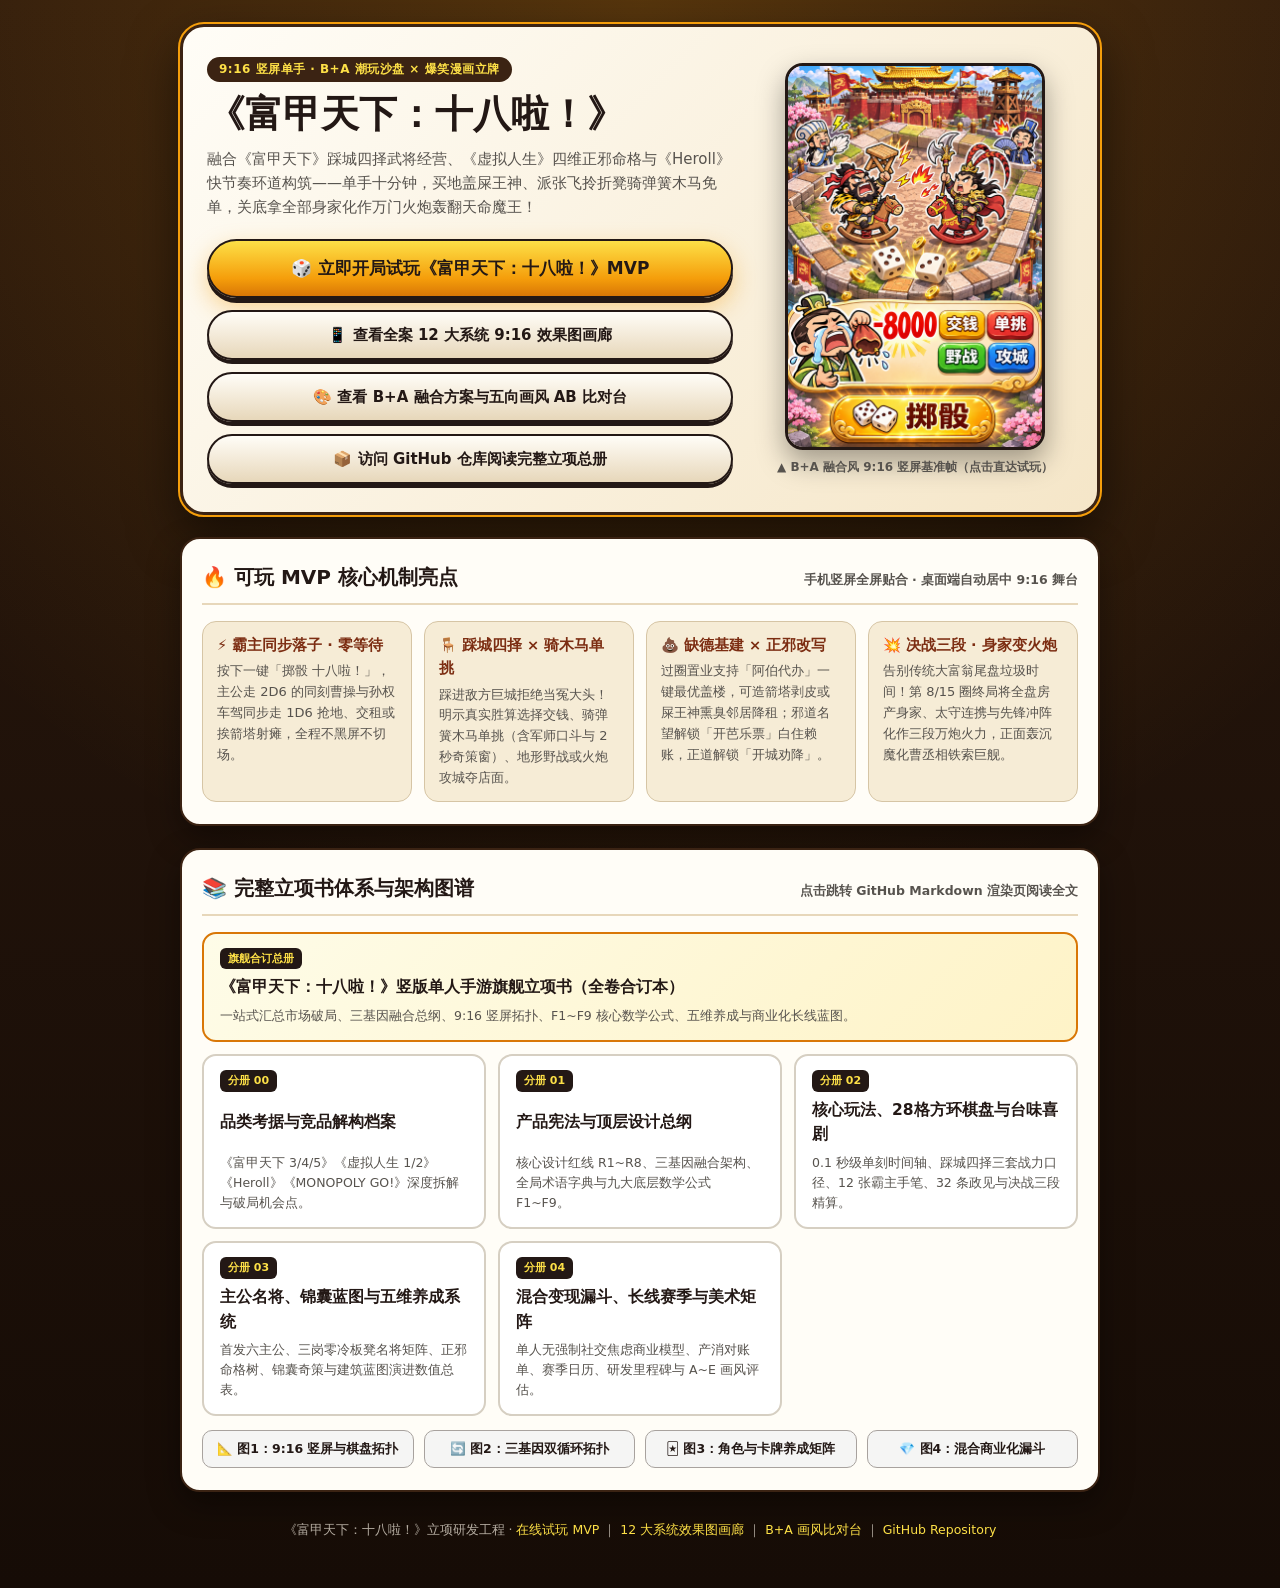
<file: index.html>
<!DOCTYPE html>
<html lang="zh-CN">
<head>
  <meta charset="UTF-8" />
  <meta name="viewport" content="width=device-width, initial-scale=1.0, viewport-fit=cover" />
  <title>《富甲天下：十八啦！》项目总览与在线可玩 MVP 门户</title>
  <style>
    :root {
      --bg-dark: #1F1209;
      --bg-card: #FFFDF7;
      --bg-warm: #F6ECD6;
      --ink: #231815;
      --muted: #57534E;
      --vermilion: #D9483B;
      --amber: #F59E0B;
      --gold-light: #FDE047;
      --indigo: #2F6FDE;
      --jade: #16A34A;
      --border: #3B2313;
      --font-sans: "PingFang SC", "Hiragino Sans GB", "Noto Sans SC", "Microsoft YaHei", system-ui, sans-serif;
    }

    *, *::before, *::after {
      box-sizing: border-box;
      margin: 0;
      padding: 0;
    }

    body {
      min-height: 100vh;
      background:
        radial-gradient(circle at 50% 0%, rgba(245, 158, 11, 0.22) 0%, transparent 55%),
        linear-gradient(180deg, #2A180D 0%, #160C06 100%);
      color: var(--ink);
      font-family: var(--font-sans);
      line-height: 1.6;
      padding: 24px 16px 48px;
    }

    .container {
      max-width: 920px;
      margin: 0 auto;
      display: flex;
      flex-direction: column;
      gap: 22px;
    }

    /* 顶部潮玩牌匾 */
    .hero-card {
      background: linear-gradient(135deg, #FFFDF7 0%, #F5E6C8 100%);
      border: 3px solid var(--border);
      outline: 2px solid var(--amber);
      border-radius: 24px;
      padding: 28px 24px;
      box-shadow: 0 20px 50px rgba(0, 0, 0, 0.55);
      display: grid;
      grid-template-columns: 1.25fr 0.75fr;
      gap: 24px;
      align-items: center;
    }

    @media (max-width: 720px) {
      .hero-card {
        grid-template-columns: 1fr;
        padding: 22px 18px;
      }
    }

    .kicker {
      display: inline-block;
      background: #3B2313;
      color: var(--gold-light);
      font-size: 12px;
      font-weight: 800;
      padding: 3px 12px;
      border-radius: 999px;
      margin-bottom: 10px;
      letter-spacing: 0.5px;
    }

    .hero-title {
      font-size: clamp(26px, 5vw, 38px);
      font-weight: 900;
      line-height: 1.18;
      color: var(--ink);
      margin-bottom: 10px;
    }

    .hero-subtitle {
      font-size: 15px;
      color: var(--muted);
      margin-bottom: 20px;
    }

    .cta-stack {
      display: flex;
      flex-direction: column;
      gap: 12px;
    }

    .btn-primary,
    .btn-secondary {
      display: flex;
      align-items: center;
      justify-content: center;
      gap: 8px;
      text-decoration: none;
      border-radius: 999px;
      padding: 14px 22px;
      font-size: 17px;
      font-weight: 900;
      border: 2.5px solid var(--ink);
      transition: transform 0.12s ease, box-shadow 0.12s ease;
      text-align: center;
    }

    .btn-primary {
      background: linear-gradient(180deg, #FDE047 0%, #F59E0B 68%, #D97706 100%);
      color: var(--ink);
      box-shadow: 0 5px 0 var(--ink), 0 10px 24px rgba(245, 158, 11, 0.42);
    }

    .btn-secondary {
      background: linear-gradient(180deg, #FFFDF7 0%, #E7D7BA 100%);
      color: var(--ink);
      font-size: 15px;
      padding: 11px 18px;
      box-shadow: 0 4px 0 var(--ink);
    }

    .btn-primary:hover,
    .btn-secondary:hover {
      transform: translateY(-2px);
    }

    .btn-primary:active,
    .btn-secondary:active {
      transform: translateY(2px);
      box-shadow: 0 2px 0 var(--ink);
    }

    .hero-preview {
      display: flex;
      flex-direction: column;
      align-items: center;
      gap: 8px;
    }

    .hero-preview a {
      display: block;
      width: 100%;
      max-width: 260px;
      border-radius: 18px;
      overflow: hidden;
      border: 3px solid var(--ink);
      box-shadow: 0 12px 28px rgba(0, 0, 0, 0.35);
    }

    .hero-preview img {
      display: block;
      width: 100%;
      height: auto;
    }

    .preview-caption {
      font-size: 12px;
      font-weight: 700;
      color: var(--muted);
    }

    /* 内容板块 */
    .section-card {
      background: var(--bg-card);
      border: 2.5px solid var(--border);
      border-radius: 20px;
      padding: 22px 20px;
      box-shadow: 0 12px 32px rgba(0, 0, 0, 0.38);
    }

    .section-head {
      display: flex;
      justify-content: space-between;
      align-items: baseline;
      flex-wrap: wrap;
      gap: 8px;
      border-bottom: 2px solid #E7D7BA;
      padding-bottom: 10px;
      margin-bottom: 16px;
    }

    .section-head h2 {
      font-size: 20px;
      font-weight: 900;
    }

    .section-head span {
      font-size: 12.5px;
      color: var(--muted);
      font-weight: 700;
    }

    .highlights-grid {
      display: grid;
      grid-template-columns: repeat(auto-fit, minmax(200px, 1fr));
      gap: 12px;
    }

    .hl-item {
      background: var(--bg-warm);
      border: 1.5px solid #D6C5A5;
      border-radius: 14px;
      padding: 12px 14px;
    }

    .hl-item strong {
      display: block;
      font-size: 14.5px;
      margin-bottom: 4px;
      color: #7C2D12;
    }

    .hl-item p {
      font-size: 13px;
      color: var(--muted);
    }

    /* 立项书与分册导航列表 */
    .doc-list {
      display: grid;
      grid-template-columns: repeat(auto-fit, minmax(260px, 1fr));
      gap: 12px;
    }

    .doc-link {
      display: flex;
      flex-direction: column;
      justify-content: space-between;
      gap: 6px;
      text-decoration: none;
      color: var(--ink);
      background: #FFF;
      border: 2px solid #D6CFC2;
      border-radius: 14px;
      padding: 14px 16px;
      transition: border-color 0.14s ease, transform 0.14s ease;
    }

    .doc-link:hover {
      border-color: var(--amber);
      transform: translateY(-2px);
    }

    .doc-link.featured {
      grid-column: 1 / -1;
      background: linear-gradient(135deg, #FEFCE8 0%, #FEF3C7 100%);
      border-color: #D97706;
    }

    .doc-tag {
      display: inline-block;
      align-self: flex-start;
      font-size: 11px;
      font-weight: 900;
      padding: 2px 8px;
      border-radius: 6px;
      background: #231815;
      color: var(--gold-light);
    }

    .doc-link h3 {
      font-size: 15.5px;
      font-weight: 900;
    }

    .doc-link p {
      font-size: 12.5px;
      color: var(--muted);
    }

    .svg-strip {
      display: grid;
      grid-template-columns: repeat(auto-fit, minmax(180px, 1fr));
      gap: 10px;
      margin-top: 14px;
    }

    .svg-pill {
      text-decoration: none;
      color: var(--ink);
      background: #F5F5F4;
      border: 1.5px solid #A8A29E;
      border-radius: 10px;
      padding: 8px 12px;
      font-size: 12.5px;
      font-weight: 800;
      text-align: center;
    }

    .svg-pill:hover {
      background: #FEF3C7;
      border-color: #D97706;
    }

    footer {
      text-align: center;
      color: rgba(255, 248, 235, 0.68);
      font-size: 12.5px;
      margin-top: 6px;
    }

    footer a {
      color: var(--gold-light);
      text-decoration: none;
    }
  </style>
</head>
<body>
  <div class="container">
    <!-- 顶部主视觉与核心入口 -->
    <section class="hero-card">
      <div>
        <span class="kicker">9:16 竖屏单手 · B+A 潮玩沙盘 × 爆笑漫画立牌</span>
        <h1 class="hero-title">《富甲天下：十八啦！》</h1>
        <p class="hero-subtitle">
          融合《富甲天下》踩城四择武将经营、《虚拟人生》四维正邪命格与《Heroll》快节奏环道构筑——单手十分钟，买地盖屎王神、派张飞拎折凳骑弹簧木马免单，关底拿全部身家化作万门火炮轰翻天命魔王！
        </p>

        <div class="cta-stack">
          <a class="btn-primary" href="./mvp/index.html">
            🎲 立即开局试玩《富甲天下：十八啦！》MVP
          </a>
          <a class="btn-secondary" href="./assets/system_mockups/index.html">
            📱 查看全案 12 大系统 9:16 效果图画廊
          </a>
          <a class="btn-secondary" href="./assets/art_style_candidates/index.html">
            🎨 查看 B+A 融合方案与五向画风 AB 比对台
          </a>
          <a class="btn-secondary" href="https://github.com/kamimaomao/fujiatianxia-shibala" target="_blank" rel="noopener">
            📦 访问 GitHub 仓库阅读完整立项总册
          </a>
        </div>
      </div>

      <div class="hero-preview">
        <a href="./mvp/index.html" title="点击进入 9:16 竖屏可玩 MVP">
          <img src="./assets/art_style_candidates/style_BA_fusion_xuchang_gameplay.png" alt="富甲天下：十八啦！B+A 融合风 9:16 竖屏实机基准帧" />
        </a>
        <span class="preview-caption">▲ B+A 融合风 9:16 竖屏基准帧（点击直达试玩）</span>
      </div>
    </section>

    <!-- 可玩 MVP 四大体验看点 -->
    <section class="section-card">
      <div class="section-head">
        <h2>🔥 可玩 MVP 核心机制亮点</h2>
        <span>手机竖屏全屏贴合 · 桌面端自动居中 9:16 舞台</span>
      </div>
      <div class="highlights-grid">
        <div class="hl-item">
          <strong>⚡ 霸主同步落子 · 零等待</strong>
          <p>按下一键「掷骰 十八啦！」，主公走 2D6 的同刻曹操与孙权车驾同步走 1D6 抢地、交租或挨箭塔射瘫，全程不黑屏不切场。</p>
        </div>
        <div class="hl-item">
          <strong>🪑 踩城四择 × 骑木马单挑</strong>
          <p>踩进敌方巨城拒绝当冤大头！明示真实胜算选择交钱、骑弹簧木马单挑（含军师口斗与 2 秒奇策窗）、地形野战或火炮攻城夺店面。</p>
        </div>
        <div class="hl-item">
          <strong>💩 缺德基建 × 正邪改写</strong>
          <p>过圈置业支持「阿伯代办」一键最优盖楼，可造箭塔剥皮或屎王神熏臭邻居降租；邪道名望解锁「开芭乐票」白住赖账，正道解锁「开城劝降」。</p>
        </div>
        <div class="hl-item">
          <strong>💥 决战三段 · 身家变火炮</strong>
          <p>告别传统大富翁尾盘垃圾时间！第 8/15 圈终局将全盘房产身家、太守连携与先锋冲阵化作三段万炮火力，正面轰沉魔化曹丞相铁索巨舰。</p>
        </div>
      </div>
    </section>

    <!-- 旗舰立项书与五大分册在线阅读入口 -->
    <section class="section-card">
      <div class="section-head">
        <h2>📚 完整立项书体系与架构图谱</h2>
        <span>点击跳转 GitHub Markdown 渲染页阅读全文</span>
      </div>

      <div class="doc-list">
        <a class="doc-link featured" href="https://github.com/kamimaomao/fujiatianxia-shibala/blob/main/%E9%A1%B9%E7%9B%AE%E7%AB%8B%E9%A1%B9%E4%B9%A6_%E5%AF%8C%E7%94%B2%E5%A4%A9%E4%B8%8B%E7%AB%96%E7%89%88%E5%8D%95%E4%BA%BA%E6%89%8B%E6%B8%B8.md" target="_blank" rel="noopener">
          <span class="doc-tag">旗舰合订总册</span>
          <h3>《富甲天下：十八啦！》竖版单人手游旗舰立项书（全卷合订本）</h3>
          <p>一站式汇总市场破局、三基因融合总纲、9:16 竖屏拓扑、F1~F9 核心数学公式、五维养成与商业化长线蓝图。</p>
        </a>

        <a class="doc-link" href="https://github.com/kamimaomao/fujiatianxia-shibala/blob/main/docs/00_research_dossier.md" target="_blank" rel="noopener">
          <span class="doc-tag">分册 00</span>
          <h3>品类考据与竞品解构档案</h3>
          <p>《富甲天下 3/4/5》《虚拟人生 1/2》《Heroll》《MONOPOLY GO!》深度拆解与破局机会点。</p>
        </a>

        <a class="doc-link" href="https://github.com/kamimaomao/fujiatianxia-shibala/blob/main/docs/01_master_blueprint.md" target="_blank" rel="noopener">
          <span class="doc-tag">分册 01</span>
          <h3>产品宪法与顶层设计总纲</h3>
          <p>核心设计红线 R1~R8、三基因融合架构、全局术语字典与九大底层数学公式 F1~F9。</p>
        </a>

        <a class="doc-link" href="https://github.com/kamimaomao/fujiatianxia-shibala/blob/main/docs/02_core_gameplay_and_board.md" target="_blank" rel="noopener">
          <span class="doc-tag">分册 02</span>
          <h3>核心玩法、28格方环棋盘与台味喜剧</h3>
          <p>0.1 秒级单刻时间轴、踩城四择三套战力口径、12 张霸主手笔、32 条政见与决战三段精算。</p>
        </a>

        <a class="doc-link" href="https://github.com/kamimaomao/fujiatianxia-shibala/blob/main/docs/03_character_and_card_systems.md" target="_blank" rel="noopener">
          <span class="doc-tag">分册 03</span>
          <h3>主公名将、锦囊蓝图与五维养成系统</h3>
          <p>首发六主公、三岗零冷板凳名将矩阵、正邪命格树、锦囊奇策与建筑蓝图演进数值总表。</p>
        </a>

        <a class="doc-link" href="https://github.com/kamimaomao/fujiatianxia-shibala/blob/main/docs/04_commercialization_and_liveops.md" target="_blank" rel="noopener">
          <span class="doc-tag">分册 04</span>
          <h3>混合变现漏斗、长线赛季与美术矩阵</h3>
          <p>单人无强制社交焦虑商业模型、产消对账单、赛季日历、研发里程碑与 A~E 画风评估。</p>
        </a>
      </div>

      <div class="svg-strip">
        <a class="svg-pill" href="./assets/fig01_portrait_board_wireframe.svg" target="_blank">📐 图1：9:16 竖屏与棋盘拓扑</a>
        <a class="svg-pill" href="./assets/fig02_trinity_core_loop_topology.svg" target="_blank">🔄 图2：三基因双循环拓扑</a>
        <a class="svg-pill" href="./assets/fig03_character_card_progression_matrix.svg" target="_blank">🃏 图3：角色与卡牌养成矩阵</a>
        <a class="svg-pill" href="./assets/fig04_hybrid_monetization_funnel.svg" target="_blank">💎 图4：混合商业化漏斗</a>
      </div>
    </section>

    <footer>
      《富甲天下：十八啦！》立项研发工程 · <a href="./mvp/index.html">在线试玩 MVP</a> ｜ <a href="./assets/system_mockups/index.html">12 大系统效果图画廊</a> ｜ <a href="./assets/art_style_candidates/index.html">B+A 画风比对台</a> ｜ <a href="https://github.com/kamimaomao/fujiatianxia-shibala" target="_blank" rel="noopener">GitHub Repository</a>
    </footer>
  </div>
</body>
</html>
</file>
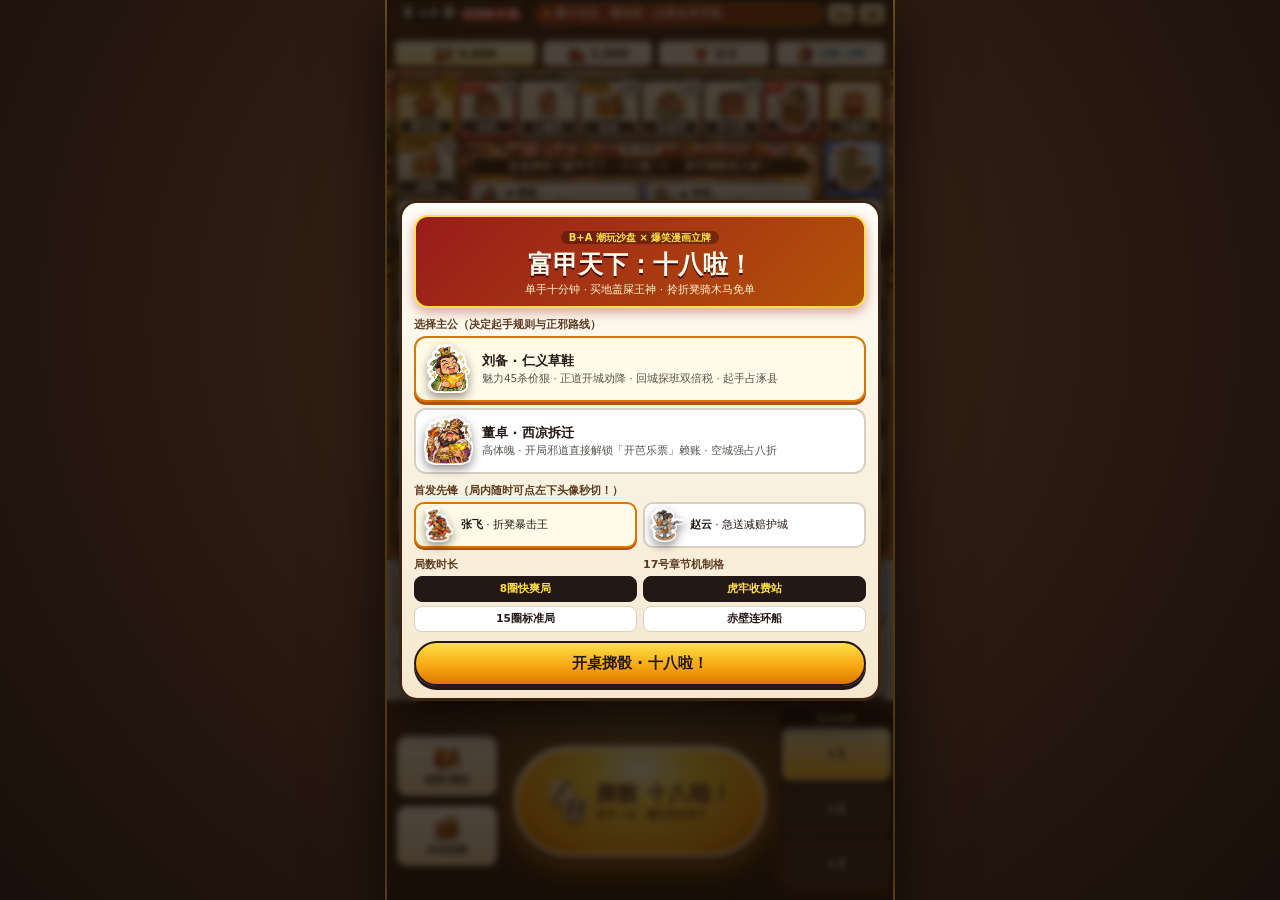
<file: mvp/index.html>
<!DOCTYPE html>
<html lang="zh-CN">
<head>
  <meta charset="UTF-8" />
  <meta name="viewport" content="width=device-width, initial-scale=1.0, maximum-scale=1.0, user-scalable=no, viewport-fit=cover" />
  <title>富甲天下：十八啦！— B+A 精修版竖屏单手潮玩大富翁 MVP</title>
  <link rel="stylesheet" href="./css/style.css" />
  <script>
    // 优雅图片兜底：正式态 100% 加载 68 张真实精修 PNG；若开发期某图尚未落盘，生成干净 SVG 立牌兜底防断图
    window.FTX_IMG_FALLBACK = function (imgEl, label) {
      if (!imgEl || imgEl.dataset.fallbackApplied === '1') return;
      imgEl.dataset.fallbackApplied = '1';
      var txt = (label || imgEl.alt || '富甲').slice(0, 4);
      var svg = '<svg xmlns="http://www.w3.org/2000/svg" width="128" height="128" viewBox="0 0 128 128">' +
        '<rect x="10" y="10" width="108" height="108" rx="22" fill="#FFFDF7" stroke="#231815" stroke-width="6"/>' +
        '<rect x="18" y="18" width="92" height="92" rx="16" fill="#FDE68A" stroke="#D97706" stroke-width="3"/>' +
        '<text x="64" y="72" font-size="26" font-weight="900" text-anchor="middle" fill="#231815" font-family="PingFang SC, sans-serif">' +
        txt + '</text></svg>';
      imgEl.src = 'data:image/svg+xml;utf8,' + encodeURIComponent(svg);
    };
  </script>
</head>
<body>
  <div id="desktop-stage">
    <!-- 9:16 黄金四段式主视口（严格 8% + 54% + 16% + 22% = 100%，零纵向滚动条，全界面零系统 Emoji） -->
    <main id="app-viewport" aria-label="富甲天下：十八啦！主游戏视口">
      <!-- A层：3D潮玩微缩庭院木案底图 -->
      <img
        id="board-backdrop-img"
        src="./assets/world/board_backdrop.png"
        alt="三国潮玩微缩沙盘桌案"
        onerror="FTX_IMG_FALLBACK(this, '沙盘')"
      />

      <!-- ==================== ① 顶部状态栏 (8%) ==================== -->
      <header id="zone-topbar">
        <div class="topbar-row topbar-upper">
          <div class="loop-pill" id="btn-loop-info" title="点击查看局势与霸主身家">
            <span class="loop-text" id="ui-loop-text">第 1/15 圈</span>
            <span class="exam-tag" id="ui-exam-tag">距宿敌 4 圈</span>
          </div>

          <!-- 霸主下圈手笔明牌预警胶囊（点击查看反制提示） -->
          <button type="button" class="hegemon-alert-btn" id="btn-hegemon-alert" title="点击查看霸主手笔反制攻略">
            <span class="alert-dot"></span>
            <span id="ui-hegemon-alert-text">霸主动态：圈地抢摊中</span>
          </button>

          <!-- 第三幕/后半局预估火力 vs 魔王气血微缩对比条 -->
          <div class="boss-fire-pill hidden" id="ui-boss-bar-wrap" title="决战预估火力 vs 天命魔王气血">
            <div class="boss-fire-labels">
              <span>火力 <b id="ui-fire-val">0</b></span>
              <span>魔王 <b id="ui-bosshp-val">10000</b></span>
            </div>
            <div class="boss-fire-track">
              <div class="boss-fire-fill" id="ui-fire-fill" style="width: 35%"></div>
            </div>
          </div>

          <div class="topbar-tools">
            <button type="button" class="tool-chip" id="btn-speed" title="切换动画倍速">1x</button>
            <button type="button" class="tool-chip audio-chip" id="btn-audio" title="开关音效与庙会小调">
              <svg id="icon-sound-on" viewBox="0 0 24 24" width="13" height="13" fill="none" stroke="currentColor" stroke-width="2.5" stroke-linecap="round" stroke-linejoin="round" aria-hidden="true">
                <polygon points="11 5 6 9 2 9 2 15 6 15 11 19 11 5"></polygon>
                <path d="M15.54 8.46a5 5 0 0 1 0 7.07"></path>
                <path d="M19.07 4.93a10 10 0 0 1 0 14.14"></path>
              </svg>
              <svg id="icon-sound-off" class="hidden" viewBox="0 0 24 24" width="13" height="13" fill="none" stroke="currentColor" stroke-width="2.5" stroke-linecap="round" stroke-linejoin="round" aria-hidden="true">
                <polygon points="11 5 6 9 2 9 2 15 6 15 11 19 11 5"></polygon>
                <line x1="23" y1="9" x2="17" y2="15"></line>
                <line x1="17" y1="9" x2="23" y2="15"></line>
              </svg>
            </button>
          </div>
        </div>

        <div class="topbar-row topbar-lower">
          <!-- 数字② 银两滚轮跳字槽（高精银元宝铜钱图标） -->
          <div class="res-chip res-silver" id="chip-silver">
            <img
              class="ui-res-icon"
              src="./assets/ui/ui_silver_ingot.png"
              alt="银两"
              onerror="FTX_IMG_FALLBACK(this, '银两')"
            />
            <span class="res-val" id="ui-silver">3,000</span>
            <span class="res-delta" id="ui-silver-delta"></span>
          </div>

          <!-- 数字③ 兵力护卫槽（高精虎符帅旗图标） -->
          <div class="res-chip res-troops" id="chip-troops">
            <img
              class="ui-res-icon"
              src="./assets/ui/ui_troops_flag.png"
              alt="兵力"
              onerror="FTX_IMG_FALLBACK(this, '兵力')"
            />
            <span class="res-val" id="ui-troops">1,000</span>
          </div>

          <!-- 数字④ 气运签竹签槽（高精三支红竹气运签图标） -->
          <div class="res-chip res-sticks" id="chip-sticks" title="气运签：可在踩凶格时改命重摇或刷新政见">
            <img
              class="ui-res-icon"
              src="./assets/ui/ui_luck_sticks.png"
              alt="气运签"
              onerror="FTX_IMG_FALLBACK(this, '灵签')"
            />
            <span class="res-val" id="ui-sticks">2/3</span>
          </div>

          <!-- 主公四维与正邪命格胶囊（高精正邪铜镜图标） -->
          <button type="button" class="res-chip res-fame" id="btn-lord-stats" title="查看主公四维属性与势力详情">
            <img
              class="ui-res-icon"
              src="./assets/ui/ui_fame_mirror.png"
              alt="名望"
              onerror="FTX_IMG_FALLBACK(this, '名望')"
            />
            <span class="fame-badge neutral" id="ui-fame-badge">中庸 0</span>
          </button>
        </div>
      </header>

      <!-- ==================== ② 方环棋盘 + 中央舞台 (54%) ==================== -->
      <section id="zone-board">
        <div id="board-sandbox">
          <!-- 8x8 方环网格：外周 28 格 (0..27) + 内侧 6x6 不切屏 3D 擂台中央舞台 -->
          <div id="board-grid">
            <!-- JS 初始化时精确填充 28 个 .board-tile 格子 -->

            <!-- 内侧 6x6 中央舞台（铺设 3D 青石蟠龙浮雕武场擂台底板，永不黑屏切场） -->
            <div id="center-stage" data-mode="idle">
              <img
                id="stage-arena-bg"
                src="./assets/world/stage_courtyard_arena.png"
                alt="青石蟠龙武场擂台"
                onerror="FTX_IMG_FALLBACK(this, '擂台')"
              />

              <!-- 四州方位微铭牌 -->
              <span class="region-plate plate-north">北·中原</span>
              <span class="region-plate plate-south">南·荆州</span>
              <span class="region-plate plate-west">西·益州</span>
              <span class="region-plate plate-east">东·江东</span>

              <!-- 顶部实况快报跑马条 -->
              <div id="stage-ticker">
                <span id="ui-ticker-text">欢迎来到《富甲天下：十八啦！》，单手掷骰发大财！</span>
              </div>

              <!-- 曹操/霸主踩玩家巨城大出血肉痛颜艺特写浮层（非阻塞同屏爆笑反馈！） -->
              <div class="hegemon-bleed-toast hidden" id="caocao-bleed-popup">
                <img
                  id="bleed-avatar-img"
                  src="./assets/chars/caocao_cry.png"
                  alt="霸主肉痛特写"
                  onerror="FTX_IMG_FALLBACK(this, '肉痛')"
                />
                <div class="bleed-texts">
                  <strong id="bleed-amount-text">曹操大出血 +1,800 两！</strong>
                  <span id="bleed-quote-text">宁教我负天下人，休教天下人收我停车费！</span>
                </div>
              </div>

              <!-- 舞台模式 1：霸主身家简报 + 3D 红陶描金大碗公与立体朱砂真骨骰 -->
              <div class="stage-panel active" id="stage-panel-idle">
                <div class="rival-mini-strip" id="ui-rival-strip">
                  <div class="rival-mini-card rival-caocao" id="mini-hegemon-caocao">
                    <img src="./assets/chars/caocao_chariot.png" alt="曹操" onerror="FTX_IMG_FALLBACK(this, '曹操')" />
                    <div class="rival-mini-meta">
                      <b>◆ 曹操</b>
                      <span id="ui-caocao-vault">5,000两 · 3城</span>
                    </div>
                  </div>
                  <div class="rival-mini-card rival-sunquan" id="mini-hegemon-sunquan">
                    <img src="./assets/chars/sunquan_chariot.png" alt="孙权" onerror="FTX_IMG_FALLBACK(this, '孙权')" />
                    <div class="rival-mini-meta">
                      <b>▲ 孙权</b>
                      <span id="ui-sunquan-vault">3,800两 · 2城</span>
                    </div>
                  </div>
                </div>

                <!-- 3D 红陶描金双龙耳「十八啦」大碗公 + 两颗立体朱砂骨骰 -->
                <div class="dice-arena" id="dice-arena">
                  <div class="dice-banner hidden" id="ui-dice-banner">十八啦——豹子通杀！</div>
                  <div class="bowl-3d-stage" id="ceramic-bowl">
                    <img
                      class="bowl-3d-img"
                      src="./assets/world/stage_dice_bowl.png"
                      alt="十八啦红陶描金大碗公"
                      onerror="FTX_IMG_FALLBACK(this, '碗公')"
                    />
                    <div class="bowl-dice-pair">
                      <img
                        class="bone-die-img"
                        id="die-1"
                        src="./assets/world/dice_3d_6.png"
                        alt="骰子一"
                        onerror="FTX_IMG_FALLBACK(this, '六')"
                      />
                      <img
                        class="bone-die-img"
                        id="die-2"
                        src="./assets/world/dice_3d_6.png"
                        alt="骰子二"
                        onerror="FTX_IMG_FALLBACK(this, '六')"
                      />
                    </div>
                    <div class="bowl-sum-tag" id="ui-bowl-sum">待掷骰 · 7点最高频</div>
                  </div>
                </div>

                <div class="jackpot-mini-bar" id="ui-jackpot-bar">
                  <img src="./assets/world/corner_pot.png" alt="聚宝盆" onerror="FTX_IMG_FALLBACK(this, '宝盆')" />
                  <span>风水聚宝盆底池：<b id="ui-pot-amount">1,500</b> 两</span>
                </div>
              </div>

              <!-- 舞台模式 2：骑木马单挑不切屏舞台（两侧军师口斗 + 弹簧木马对冲 + 2.0s奇策窗） -->
              <div class="stage-panel" id="stage-panel-duel">
                <div class="duel-advisors-row">
                  <div class="advisor-standee ally">
                    <img
                      id="duel-ally-advisor-img"
                      src="./assets/chars/zhugeliang_fan.png"
                      alt="诸葛亮"
                      onerror="FTX_IMG_FALLBACK(this, '孔明')"
                    />
                    <div class="comic-bubble left" id="duel-ally-bubble">《夜市叫卖》斗志↑</div>
                  </div>
                  <div class="advisor-standee enemy">
                    <div class="comic-bubble right" id="duel-enemy-bubble">郭嘉：气急败坏↓</div>
                    <img
                      id="duel-enemy-advisor-img"
                      src="./assets/chars/guojia_fan.png"
                      alt="郭嘉"
                      onerror="FTX_IMG_FALLBACK(this, '郭嘉')"
                    />
                  </div>
                </div>

                <div class="duel-horses-arena" id="duel-horses-arena">
                  <!-- 放水摔马喜剧飞鸦层（纯矢量飞鸟剪影 + 台味横幅） -->
                  <div class="crows-fly-layer hidden" id="duel-crows-layer">
                    <svg viewBox="0 0 64 20" width="40" height="13" fill="#FFF" aria-hidden="true">
                      <path d="M4 12 Q10 3 16 10 Q22 3 28 12 Q22 9 16 14 Q10 9 4 12 Z M34 10 Q40 2 46 9 Q52 2 58 10 Q52 7 46 12 Q40 7 34 10 Z"/>
                    </svg>
                    <span>嘎……木马弹簧卡壳扑街啦！</span>
                  </div>

                  <div class="horse-fighter ally" id="duel-ally-fighter">
                    <img
                      id="duel-ally-img"
                      src="./assets/chars/zhangfei_horse.png"
                      alt="我方先锋"
                      onerror="FTX_IMG_FALLBACK(this, '先锋')"
                    />
                    <span class="fighter-tag" id="duel-ally-name">张飞</span>
                  </div>

                  <div class="duel-clash-spark" id="duel-clash-spark">对决</div>

                  <div class="horse-fighter enemy" id="duel-enemy-fighter">
                    <img
                      id="duel-enemy-img"
                      src="./assets/chars/lvbu_horse.png"
                      alt="敌方太守"
                      onerror="FTX_IMG_FALLBACK(this, '太守')"
                    />
                    <span class="fighter-tag enemy" id="duel-enemy-name">吕布</span>
                  </div>
                </div>

                <div class="duel-morale-wrap">
                  <div class="morale-header">
                    <span>我方斗志 <b id="duel-morale-ally">65</b></span>
                    <span class="duel-winrate-pill" id="duel-winrate-pill">胜算 68%</span>
                    <span><b id="duel-morale-enemy">45</b> 敌斗志</span>
                  </div>
                  <div class="morale-tug-bar">
                    <div class="morale-tug-ally" id="duel-morale-fill" style="width: 60%"></div>
                  </div>
                </div>

                <!-- 2.0秒发光「拍出战斗奇策！」交互窗口 -->
                <div class="duel-tactic-window hidden" id="duel-tactic-window">
                  <div class="tactic-timer-bar">
                    <div class="tactic-timer-fill" id="duel-timer-fill"></div>
                  </div>
                  <div class="tactic-btn-group" id="duel-tactic-buttons"></div>
                </div>
              </div>

              <!-- 舞台模式 3：野战 / 火炮攻城 / 聚宝盆爆金 / 霸主穿碎花裤衩跑路 / 奇遇短剧 -->
              <div class="stage-panel" id="stage-panel-show">
                <div class="show-badge" id="show-title-badge">机关攻城</div>
                <div class="show-visual-box" id="show-visual-box">
                  <img
                    id="show-main-img"
                    src="./assets/chars/bankrupt_pants.png"
                    alt="舞台演出"
                    onerror="FTX_IMG_FALLBACK(this, '演出')"
                  />
                  <img
                    id="show-sub-img"
                    class="hidden"
                    src="./assets/world/city_lv5.png"
                    alt="舞台副图"
                    onerror="FTX_IMG_FALLBACK(this, '城池')"
                  />
                </div>
                <div class="show-caption" id="show-caption-text">万炮齐鸣！</div>
              </div>

              <!-- 舞台模式 4：关底决战三段（万炮齐发轰天命魔王） -->
              <div class="stage-panel" id="stage-panel-finale">
                <div class="finale-boss-header">
                  <div class="finale-boss-title">
                    <span id="finale-stage-tag">决战第一段 · 资产炮火</span>
                    <b id="finale-boss-hp-text">HP 10,000 / 10,000</b>
                  </div>
                  <div class="finale-hp-bar">
                    <div class="finale-hp-fill" id="finale-hp-fill" style="width: 100%"></div>
                  </div>
                </div>
                <div class="finale-arena">
                  <div class="finale-ally-side" id="finale-ally-side">
                    <img
                      id="finale-ally-img"
                      src="./assets/chars/zhangfei_horse.png"
                      alt="先锋冲阵"
                      onerror="FTX_IMG_FALLBACK(this, '先锋')"
                    />
                  </div>
                  <div class="finale-fx-burst" id="finale-fx-burst">轰击</div>
                  <div class="finale-boss-side" id="finale-boss-side">
                    <img
                      id="finale-boss-img"
                      src="./assets/chars/boss_caocao_mecha.png"
                      alt="天命魔王"
                      onerror="FTX_IMG_FALLBACK(this, '魔王')"
                    />
                  </div>
                </div>
                <div class="finale-log-line" id="finale-log-line">全盘身家化作万门火炮，预备齐射！</div>
              </div>
            </div>
          </div>

          <!-- B层：棋盘 2D 模切白边立牌小人独立动画层 -->
          <div id="board-pieces-layer">
            <div class="board-piece piece-caocao" id="piece-caocao">
              <img src="./assets/chars/caocao_chariot.png" alt="曹操车驾" onerror="FTX_IMG_FALLBACK(this, '曹操')" />
              <span class="piece-flag caocao">◆曹</span>
              <span class="piece-status hidden" id="piece-caocao-status">瘫3</span>
            </div>
            <div class="board-piece piece-sunquan" id="piece-sunquan">
              <img src="./assets/chars/sunquan_chariot.png" alt="孙权车驾" onerror="FTX_IMG_FALLBACK(this, '孙权')" />
              <span class="piece-flag sunquan">▲孙</span>
              <span class="piece-status hidden" id="piece-sunquan-status">瘫3</span>
            </div>
            <div id="pieces-debt-container"></div>
            <div class="board-piece piece-player" id="piece-player">
              <img
                id="piece-player-img"
                src="./assets/chars/liubei_piece.png"
                alt="主公"
                onerror="FTX_IMG_FALLBACK(this, '主公')"
              />
              <span class="piece-flag player" id="piece-player-flag">●刘备</span>
            </div>
          </div>

          <!-- 点击任意棋盘格弹出的清爽非阻塞信息浮卡 -->
          <div class="tile-popover hidden" id="tile-popover">
            <div class="tile-popover-head">
              <strong id="pop-tile-title">13 许昌（州府）</strong>
              <button type="button" class="pop-close-btn" id="btn-close-popover">×</button>
            </div>
            <div class="tile-popover-body" id="pop-tile-body"></div>
          </div>
        </div>
      </section>

      <!-- ==================== ③ 构筑与手牌舱 (16%) ==================== -->
      <section id="zone-deck">
        <!-- 上层：左侧先锋头像（点击切换张飞/赵云） + 四件插画装备槽 + 政见卷轴按钮 -->
        <div class="deck-upper-bar">
          <button type="button" class="vanguard-switch-btn" id="btn-switch-vanguard" title="点击切换出战先锋（张飞 / 赵云）">
            <img
              class="vg-avatar"
              id="ui-vanguard-img"
              src="./assets/chars/zhangfei_horse.png"
              alt="先锋"
              onerror="FTX_IMG_FALLBACK(this, '先锋')"
            />
            <div class="vg-meta">
              <span class="vg-name" id="ui-vanguard-name">张飞 <small class="swap-pill">换将</small></span>
              <span class="vg-power" id="ui-vanguard-power">武斗 102</span>
            </div>
            <img
              class="adv-mini-avatar"
              id="ui-advisor-img"
              src="./assets/chars/zhugeliang_fan.png"
              alt="军师"
              title="随军军师：诸葛亮"
              onerror="FTX_IMG_FALLBACK(this, '军师')"
            />
          </button>

          <div class="equip-slots-row" id="ui-equip-slots">
            <div class="equip-slot tier-1" data-slot="weapon" title="兵器槽">
              <img class="eq-slot-img" src="./assets/ui/eq_slot_weapon.png" alt="兵器" onerror="FTX_IMG_FALLBACK(this, '兵器')" />
              <span class="slot-name">牙签+6</span>
            </div>
            <div class="equip-slot empty" data-slot="helm" title="头冠槽">
              <img class="eq-slot-img" src="./assets/ui/eq_slot_helm.png" alt="头冠" onerror="FTX_IMG_FALLBACK(this, '头冠')" />
              <span class="slot-name">头冠</span>
            </div>
            <div class="equip-slot empty" data-slot="armor" title="衣甲槽">
              <img class="eq-slot-img" src="./assets/ui/eq_slot_armor.png" alt="衣甲" onerror="FTX_IMG_FALLBACK(this, '衣甲')" />
              <span class="slot-name">衣甲</span>
            </div>
            <div class="equip-slot empty" data-slot="mount" title="坐骑槽">
              <img class="eq-slot-img" src="./assets/ui/eq_slot_mount.png" alt="坐骑" onerror="FTX_IMG_FALLBACK(this, '木马')" />
              <span class="slot-name">木马</span>
            </div>
          </div>

          <button type="button" class="policy-drawer-btn" id="btn-policy-drawer" title="查看已选政见与命格词条">
            <img
              class="pd-scroll-img"
              src="./assets/ui/ui_policy_scroll.png"
              alt="政见卷轴"
              onerror="FTX_IMG_FALLBACK(this, '政见')"
            />
            <span class="pd-label">政见 <b id="ui-policy-count">0</b></span>
          </button>
        </div>

        <!-- 下层：3张棋盘锦囊手牌 + 2张战斗奇策手牌（每张渲染高精卡面插画） -->
        <div class="deck-cards-bar">
          <div class="card-group board-card-group">
            <span class="group-tag">锦囊</span>
            <div class="card-slots" id="ui-board-cards"></div>
          </div>
          <div class="card-group combat-card-group">
            <span class="group-tag combat">奇策</span>
            <div class="card-slots" id="ui-combat-cards"></div>
          </div>
        </div>
      </section>

      <!-- ==================== ④ 底部大拇指热区 (22%) ==================== -->
      <footer id="zone-thumb">
        <!-- 左侧辅助列：竹简战报钮 + 发条木牛流马自动连掷钮 -->
        <div class="thumb-left-col">
          <button type="button" class="thumb-round-btn" id="btn-open-log">
            <img class="tr-img" src="./assets/ui/ui_btn_log.png" alt="战报规则" onerror="FTX_IMG_FALLBACK(this, '战报')" />
            <span class="tr-txt">战报/规则</span>
          </button>
          <button type="button" class="thumb-round-btn" id="btn-auto-roll">
            <img class="tr-img" src="./assets/ui/ui_btn_auto.png" alt="木牛流马连掷" onerror="FTX_IMG_FALLBACK(this, '连掷')" />
            <span class="tr-txt" id="ui-auto-txt">自动连掷</span>
          </button>
        </div>

        <!-- 中央超大立体鎏金「掷骰 十八啦！」主按键 + 凶格「气运签改命重摇！」救急钮 -->
        <div class="thumb-center-col">
          <button type="button" class="luck-reroll-btn hidden" id="btn-luck-reroll">
            <img src="./assets/ui/ui_luck_sticks.png" alt="气运灵签" onerror="FTX_IMG_FALLBACK(this, '改命')" />
            <span id="ui-reroll-text">气运签改命重摇！</span>
          </button>

          <button type="button" class="gold-roll-btn" id="btn-roll">
            <div class="roll-dice-icons" aria-hidden="true">
              <img class="btn-die-img d-top" src="./assets/world/dice_3d_3.png" alt="" onerror="FTX_IMG_FALLBACK(this, '三')" />
              <img class="btn-die-img d-bot" src="./assets/world/dice_3d_6.png" alt="" onerror="FTX_IMG_FALLBACK(this, '六')" />
            </div>
            <div class="roll-btn-texts">
              <span class="roll-main-title" id="ui-roll-title">掷骰 十八啦！</span>
              <span class="roll-sub-hint" id="ui-roll-sub">单手一击 · 霸主同步落子</span>
            </div>
          </button>
        </div>

        <!-- 右侧「加注 ×1 / ×2 / ×3」火焰拨片 -->
        <div class="thumb-right-col" id="ui-bet-box">
          <div class="bet-header">加注倍率</div>
          <div class="bet-buttons">
            <button type="button" class="bet-btn active" data-bet="1">×1</button>
            <button type="button" class="bet-btn" data-bet="2">×2</button>
            <button type="button" class="bet-btn" data-bet="3">×3</button>
          </div>
        </div>
      </footer>

      <!-- ==================== 高颜值弹窗与半屏交互抽屉层 ==================== -->

      <!-- 1. 开局选主公与难度模式弹窗 -->
      <div class="modal-mask active" id="modal-start">
        <div class="modal-card start-modal-card">
          <div class="brand-plaque">
            <span class="plaque-kicker">B+A 潮玩沙盘 × 爆笑漫画立牌</span>
            <h1>富甲天下：十八啦！</h1>
            <p>单手十分钟 · 买地盖屎王神 · 拎折凳骑木马免单</p>
          </div>

          <div class="start-section">
            <div class="sec-label">选择主公（决定起手规则与正邪路线）</div>
            <div class="lord-pick-grid">
              <button type="button" class="lord-pick-card selected" data-lord="liubei">
                <img src="./assets/chars/liubei_happy.png" alt="刘备" onerror="FTX_IMG_FALLBACK(this, '刘备')" />
                <div class="lord-pick-info">
                  <strong>刘备 · 仁义草鞋</strong>
                  <span>魅力45杀价狠 · 正道开城劝降 · 回城探班双倍税 · 起手占涿县</span>
                </div>
              </button>
              <button type="button" class="lord-pick-card" data-lord="dongzhuo">
                <img src="./assets/chars/dongzhuo_happy.png" alt="董卓" onerror="FTX_IMG_FALLBACK(this, '董卓')" />
                <div class="lord-pick-info">
                  <strong>董卓 · 西凉拆迁</strong>
                  <span>高体魄 · 开局邪道直接解锁「开芭乐票」赖账 · 空城强占八折</span>
                </div>
              </button>
            </div>
          </div>

          <div class="start-section">
            <div class="sec-label">首发先锋（局内随时可点左下头像秒切！）</div>
            <div class="option-Toggle-row" id="start-vanguard-pick">
              <button type="button" class="opt-pill selected" data-vg="zhangfei">
                <img src="./assets/chars/zhangfei_horse.png" alt="张飞" onerror="FTX_IMG_FALLBACK(this, '张飞')" />
                <span><b>张飞</b> · 折凳暴击王</span>
              </button>
              <button type="button" class="opt-pill" data-vg="zhaoyun">
                <img src="./assets/chars/zhaoyun_horse.png" alt="赵云" onerror="FTX_IMG_FALLBACK(this, '赵云')" />
                <span><b>赵云</b> · 急送减赔护城</span>
              </button>
            </div>
          </div>

          <div class="start-row-split">
            <div class="start-section half">
              <div class="sec-label">局数时长</div>
              <div class="seg-group" id="start-loops-pick">
                <button type="button" class="seg-btn selected" data-loops="8">8圈快爽局</button>
                <button type="button" class="seg-btn" data-loops="15">15圈标准局</button>
              </div>
            </div>
            <div class="start-section half">
              <div class="sec-label">17号章节机制格</div>
              <div class="seg-group" id="start-mode-pick">
                <button type="button" class="seg-btn selected" data-mode="hulao">虎牢收费站</button>
                <button type="button" class="seg-btn" data-mode="chibi">赤壁连环船</button>
              </div>
            </div>
          </div>

          <button type="button" class="primary-cta-btn" id="btn-start-game">
            开桌掷骰 · 十八啦！
          </button>
        </div>
      </div>

      <!-- 2. 踩城四择 & 落点事件半屏面板（贴合下半屏，绝不遮挡上方中央舞台！） -->
      <div class="bottom-sheet hidden" id="sheet-landing">
        <div class="landing-sheet-card" id="landing-card-inner">
          <div class="landing-top-strip">
            <span class="landing-tile-badge" id="landing-tile-title">13 许昌（曹操 Lv.5）</span>
            <button type="button" class="sheet-reroll-chip hidden" id="btn-sheet-reroll">
              <img src="./assets/ui/ui_luck_sticks.png" alt="" onerror="FTX_IMG_FALLBACK(this, '签')" />
              <span id="ui-sheet-reroll-txt">耗1签改命重摇</span>
            </button>
          </div>

          <!-- 踩敌城专属：左主公专属哭笑大头像 + 大红字过路费 + 右固定四键 -->
          <div class="four-choice-layout" id="landing-four-choice">
            <div class="toll-cry-left">
              <img
                id="landing-mood-img"
                src="./assets/chars/liubei_cry.png"
                alt="主公颜艺"
                onerror="FTX_IMG_FALLBACK(this, '颜艺')"
              />
              <div class="toll-big-number" id="landing-toll-num">-8,000</div>
              <div class="toll-sub-quote" id="landing-sub-quote">夭寿哦！住一晚这么贵！</div>
            </div>
            <div class="four-buttons-grid" id="landing-four-buttons"></div>
          </div>

          <!-- 普通功能格/无主城/赌场/夜市/奇遇通用紧凑布局 -->
          <div class="general-landing-layout hidden" id="landing-general-box">
            <div class="gen-landing-header">
              <img
                id="gen-landing-img"
                src="./assets/chars/liubei_happy.png"
                alt="事件图示"
                onerror="FTX_IMG_FALLBACK(this, '奇遇')"
              />
              <div class="gen-landing-texts">
                <strong id="gen-landing-headline">发现无主风水宝地！</strong>
                <p id="gen-landing-desc">趁曹老板还没来，赶紧插旗开分店啦！</p>
              </div>
            </div>
            <div class="gen-actions-list" id="gen-landing-actions"></div>
          </div>
        </div>
      </div>

      <!-- 3. 左旧右新「即换即融」对比条 -->
      <div class="bottom-sheet hidden" id="sheet-equip">
        <div class="equip-compare-card">
          <div class="equip-sheet-title">喜获新行头 · 即换即融（落选自动折算现银！）</div>
          <div class="equip-compare-grid">
            <div class="equip-box old-box" id="equip-old-box"></div>
            <div class="equip-vs-arrow">对比</div>
            <div class="equip-box new-box" id="equip-new-box"></div>
          </div>
          <div class="equip-action-row">
            <button type="button" class="eq-btn sell" id="btn-equip-sell">保留旧装 · 新货折银</button>
            <button type="button" class="eq-btn equip" id="btn-equip-wear">换上新装 · 旧货折银</button>
          </div>
        </div>
      </div>

      <!-- 4. 过圈一屏置业盖楼面板（含一键「阿伯代办」） -->
      <div class="modal-mask hidden" id="modal-estate">
        <div class="modal-card estate-modal-card">
          <div class="estate-header">
            <div>
              <h2>过圈置业时间</h2>
              <p id="estate-loop-summary">本圈俸禄与税收已入袋，每座城限升 1 级！</p>
            </div>
            <button type="button" class="uncle-auto-btn" id="btn-uncle-auto">
              阿伯代办
              <small>一键最优盖楼</small>
            </button>
          </div>

          <div class="estate-wallet-bar">
            <span>可用现银：<b id="estate-silver-val">3,200</b> 两</span>
            <span>名下产业：<b id="estate-city-count">2</b> 座</span>
          </div>

          <div class="estate-cities-list" id="estate-cities-list"></div>

          <button type="button" class="primary-cta-btn" id="btn-finish-estate">
            置业完毕 · 继续跑圈
          </button>
        </div>
      </div>

      <!-- 5. 里民大会「政见三选一」卡牌面板 -->
      <div class="modal-mask hidden" id="modal-policy">
        <div class="modal-card policy-modal-card">
          <div class="policy-header">
            <span class="policy-kicker">里民大会 · 选定全场高喊「冻蒜！」</span>
            <h2>政见三选一</h2>
          </div>
          <div class="policy-cards-list" id="policy-cards-list"></div>
          <div class="policy-footer">
            <button type="button" class="secondary-pill-btn" id="btn-refresh-policy">
              <img src="./assets/ui/ui_luck_sticks.png" alt="" onerror="FTX_IMG_FALLBACK(this, '签')" />
              <span id="ui-refresh-policy-txt">耗 1 支气运签重抽政见</span>
            </button>
          </div>
        </div>
      </div>

      <!-- 6. 期中考「踢馆宿敌」面板 -->
      <div class="modal-mask hidden" id="modal-rival">
        <div class="modal-card rival-modal-card">
          <div class="rival-exam-head">
            <span class="exam-kicker">期中考 · 踢馆宿敌拦路！</span>
            <h2 id="rival-exam-title">督邮·黑心查税官</h2>
          </div>
          <div class="rival-exam-body">
            <img
              id="rival-exam-img"
              src="./assets/chars/xiahoudun_horse.png"
              alt="踢馆宿敌"
              onerror="FTX_IMG_FALLBACK(this, '宿敌')"
            />
            <p class="rival-taunt" id="rival-exam-quote">例行查税！存款证明拿出来！</p>
          </div>
          <div class="rival-exam-actions" id="rival-exam-actions"></div>
        </div>
      </div>

      <!-- 7. 棋盘锦囊施放面板（含《安步当车》1~6步指哪打哪！） -->
      <div class="bottom-sheet hidden" id="sheet-card-use">
        <div class="card-use-box">
          <div class="card-use-head">
            <strong id="card-use-title">施放棋盘锦囊</strong>
            <button type="button" class="pop-close-btn" id="btn-cancel-card">×</button>
          </div>
          <p class="card-use-desc" id="card-use-desc"></p>
          <div class="card-step-picker" id="card-use-options"></div>
        </div>
      </div>

      <!-- 8. 多功能信息抽屉（霸主手笔反制提示 / 已选政见与四维命格 / 战报与规则快查） -->
      <div class="modal-mask hidden" id="modal-info-drawer">
        <div class="modal-card info-drawer-card">
          <div class="info-drawer-head">
            <h3 id="drawer-title">局势与战报</h3>
            <button type="button" class="pop-close-btn" id="btn-close-drawer">×</button>
          </div>
          <div class="info-drawer-content" id="drawer-content"></div>
        </div>
      </div>

      <!-- 9. 关底决战战报结算页 -->
      <div class="modal-mask hidden" id="modal-gameover">
        <div class="modal-card gameover-modal-card">
          <div class="gameover-banner" id="gameover-banner">
            <span class="go-grade" id="go-grade">S</span>
            <div class="go-titles">
              <h2 id="go-headline">富甲天下 · 十八啦大捷！</h2>
              <p id="go-quote">曹丞相连裤衩都赔光啦！</p>
            </div>
            <img
              id="go-avatar"
              src="./assets/chars/liubei_happy.png"
              alt="结算立绘"
              onerror="FTX_IMG_FALLBACK(this, '大捷')"
            />
          </div>

          <div class="go-breakdown" id="go-breakdown"></div>

          <div class="go-actions">
            <button type="button" class="luck-retry-boss-btn hidden" id="btn-retry-boss">
              <img src="./assets/ui/ui_luck_sticks.png" alt="" onerror="FTX_IMG_FALLBACK(this, '签')" />
              <span>耗1支气运签 · 逆天重轰第三段！</span>
            </button>
            <button type="button" class="primary-cta-btn" id="btn-restart-game">
              再来一局 · 十八啦！
            </button>
          </div>
        </div>
      </div>

      <!-- 浮动轻提示 Toast & 粒子特效画布 -->
      <div id="toast-container" aria-live="polite"></div>
      <canvas id="fx-canvas"></canvas>
    </main>
  </div>

  <!-- 100% 兼容 file:// 双击直开：标准顺序加载脚本，零 ES Module -->
  <script src="./js/data.js"></script>
  <script src="./js/audio.js"></script>
  <script src="./js/engine.js"></script>
  <script src="./js/ui.js"></script>
</body>
</html>
</file>
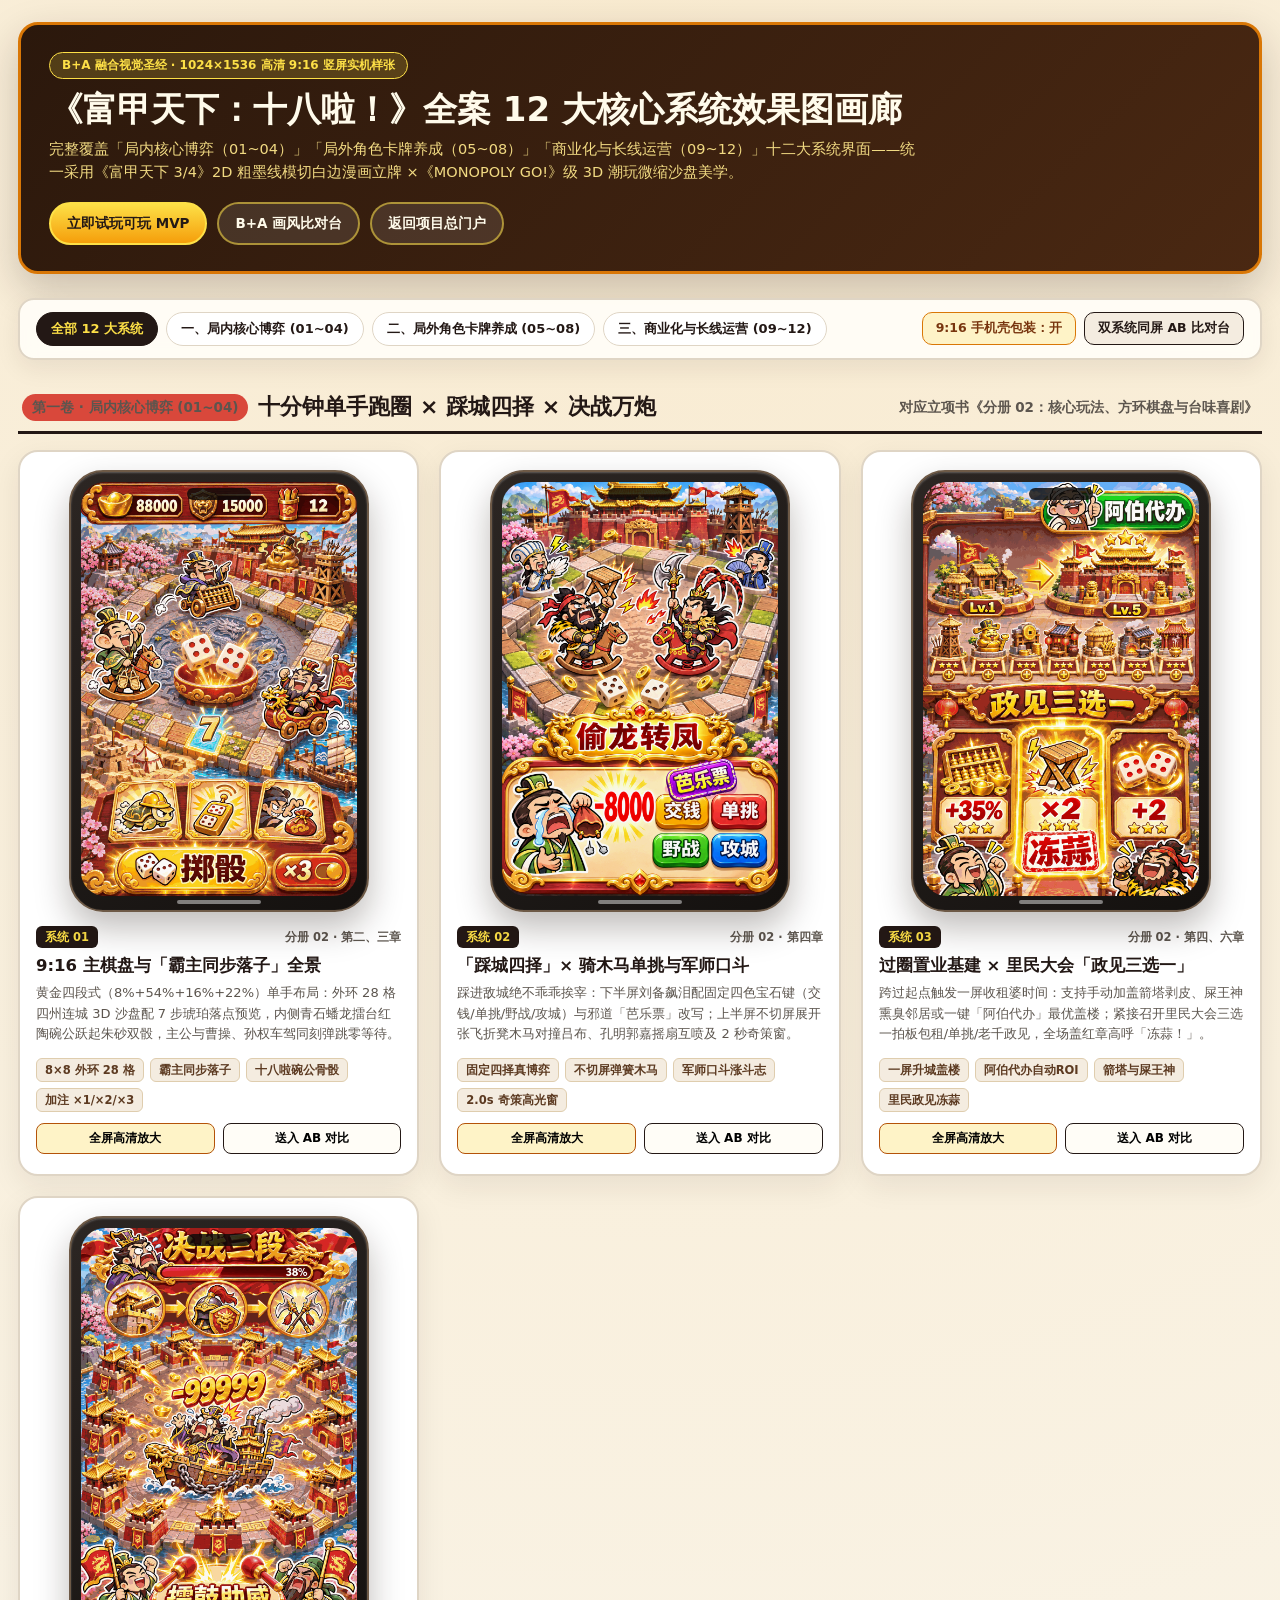
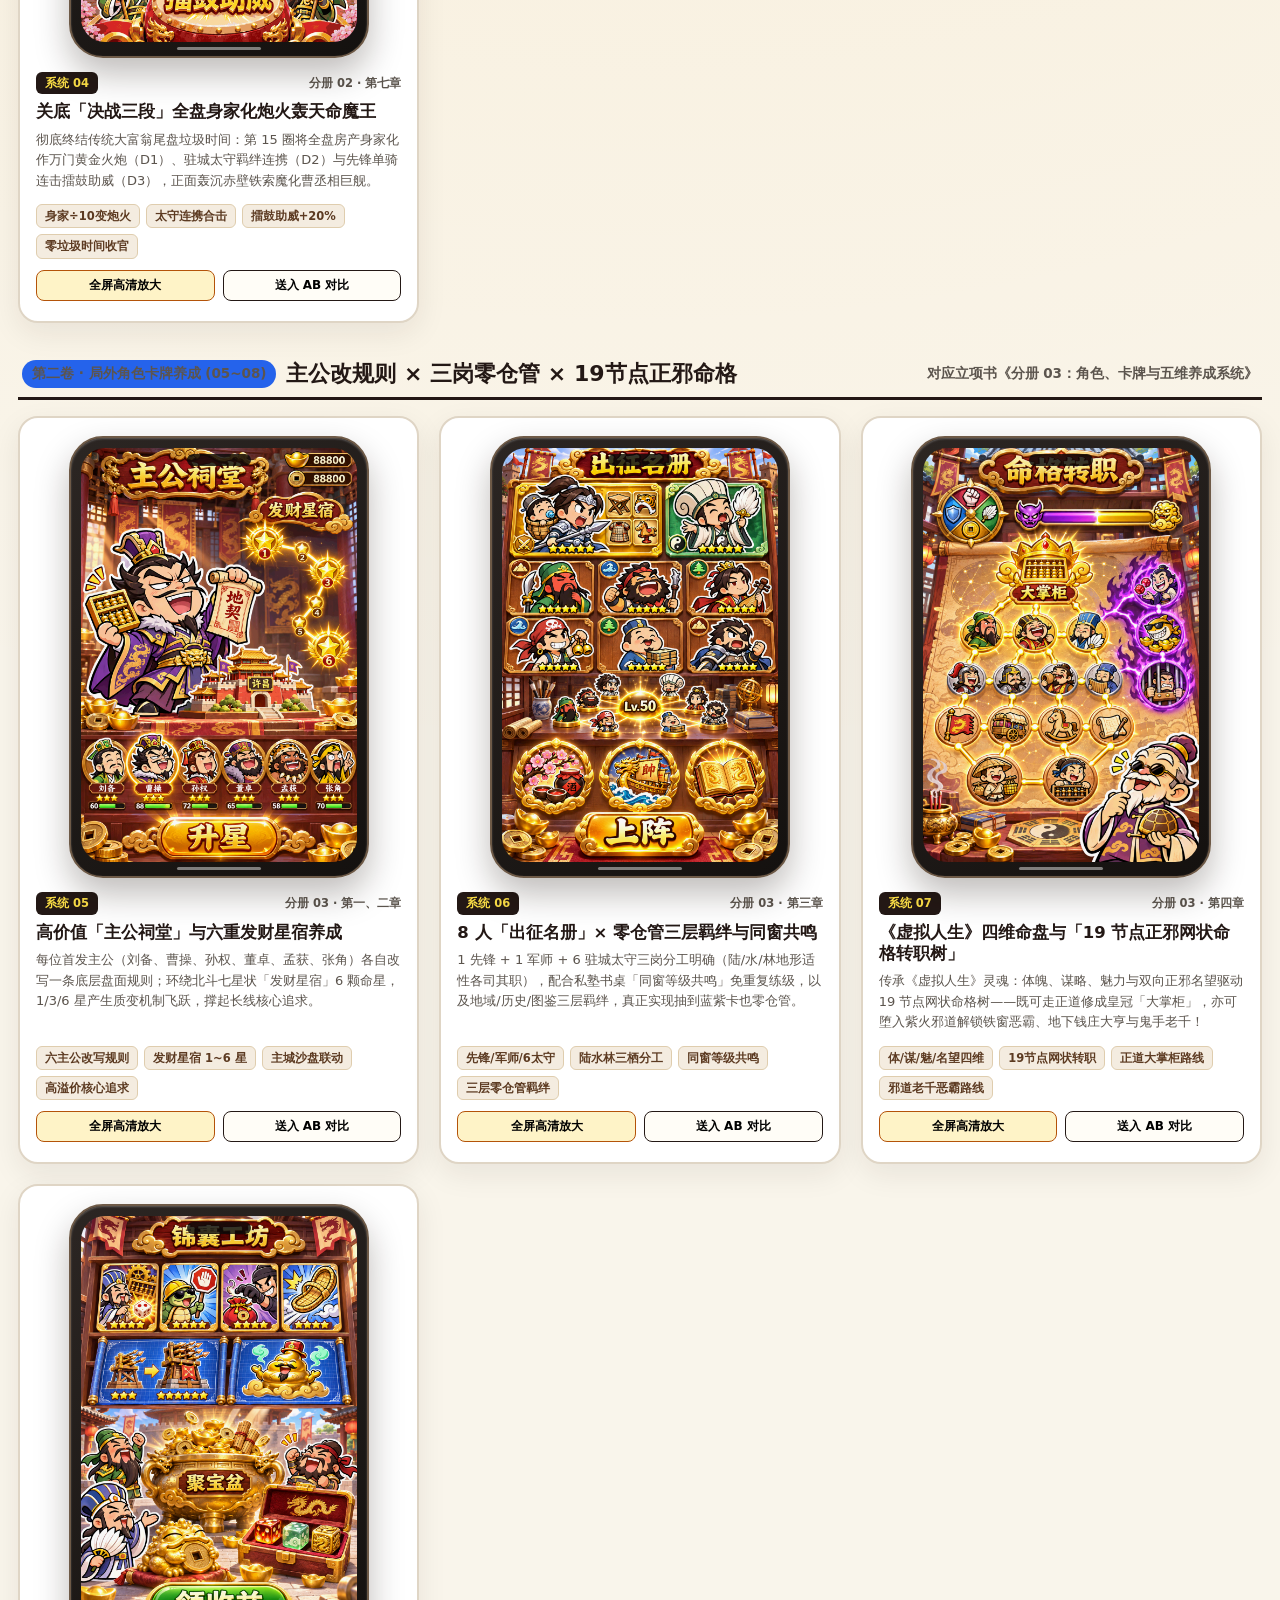
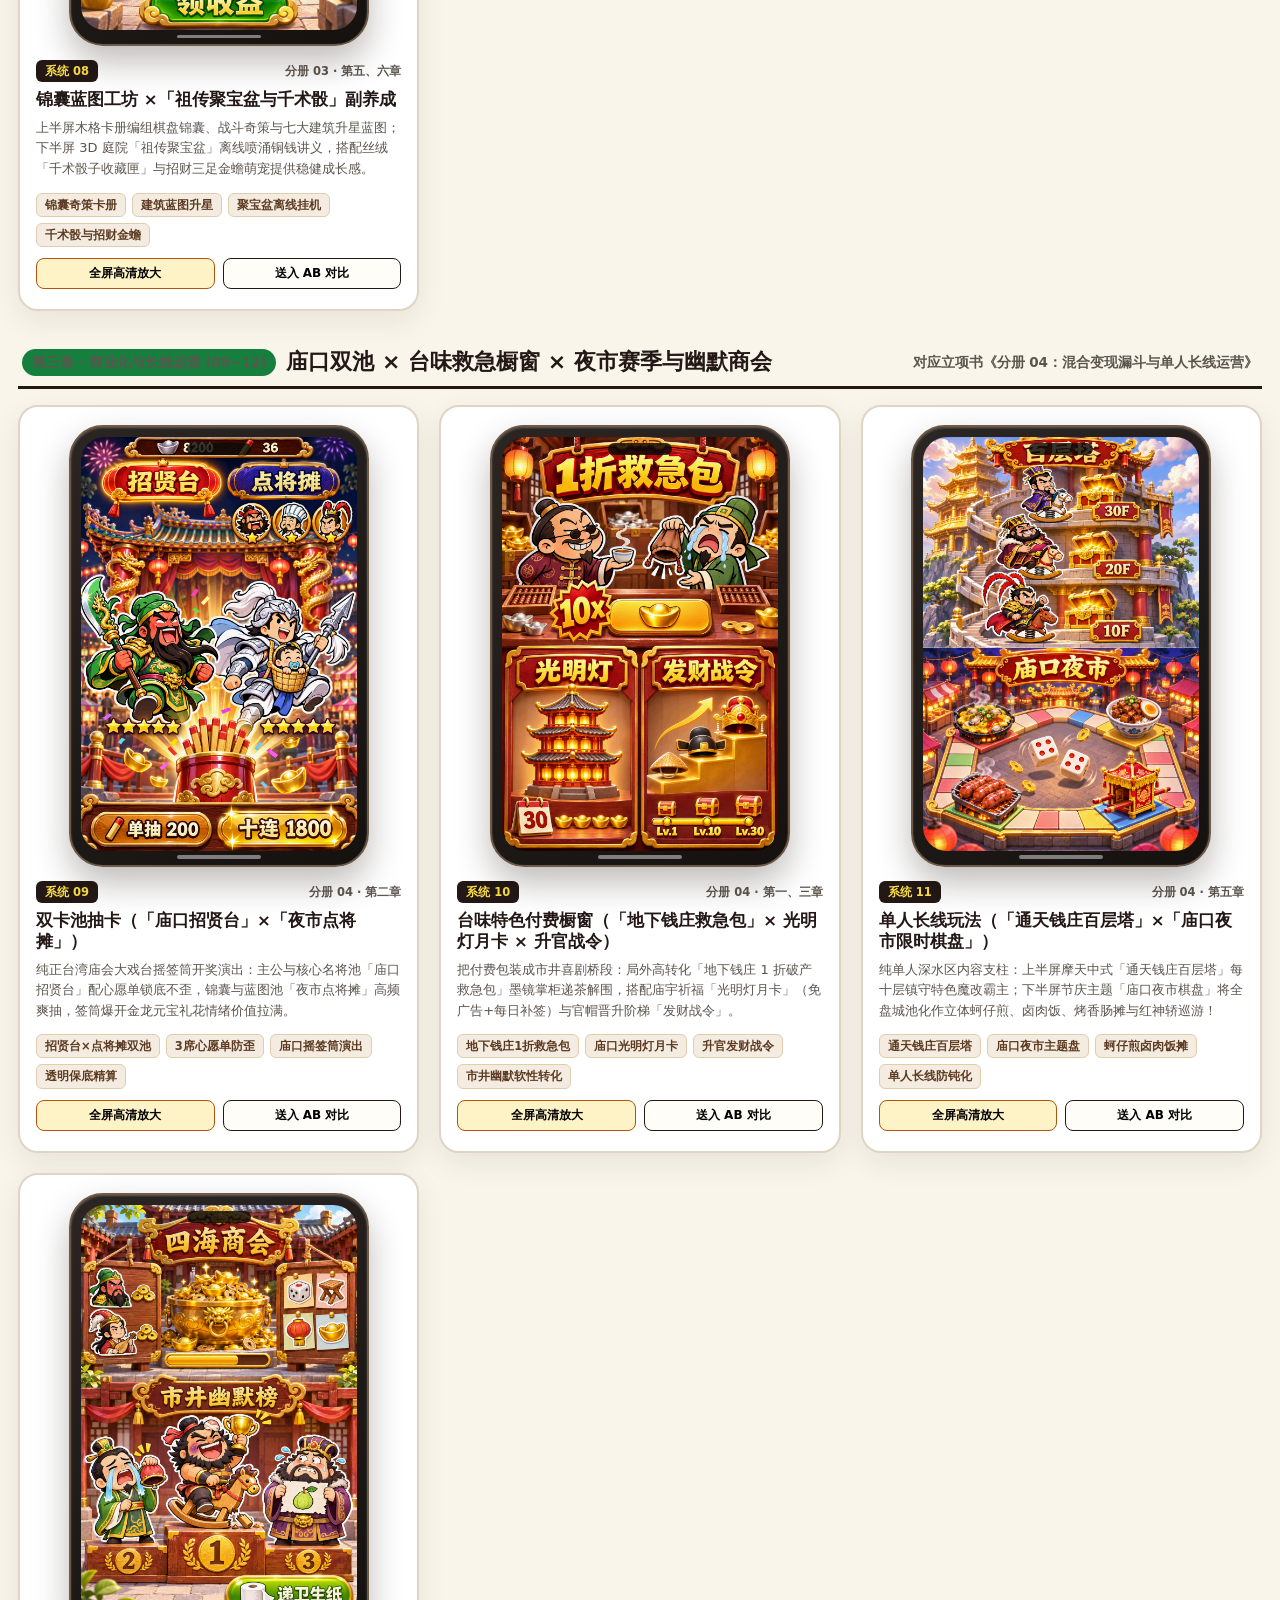
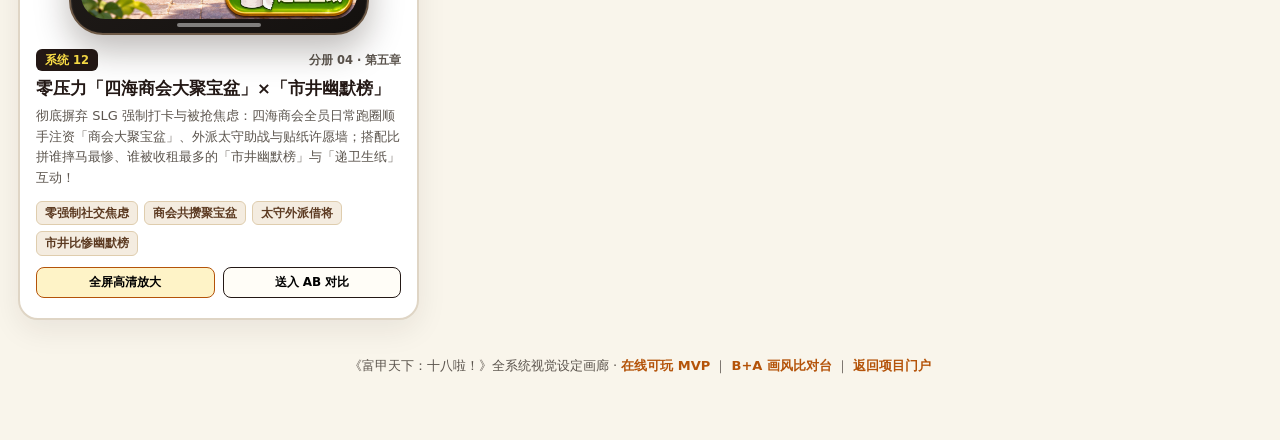
<file: assets/system_mockups/index.html>
<!DOCTYPE html>
<html lang="zh-CN">
<head>
  <meta charset="UTF-8" />
  <meta name="viewport" content="width=device-width, initial-scale=1.0, viewport-fit=cover" />
  <title>《富甲天下：十八啦！》全案 12 大核心系统 9:16 实机 UI 效果图画廊</title>
  <style>
    :root {
      --bg-page: #F9F5EB;
      --bg-card: #FFFFFF;
      --bg-warm: #F4ECE0;
      --ink: #231815;
      --muted: #5C554E;
      --border: #DFD5C5;
      --vermilion: #D9483B;
      --amber: #D97706;
      --gold: #F59E0B;
      --indigo: #2563EB;
      --jade: #15803D;
      --radius-lg: 20px;
      --radius-md: 14px;
      --shadow-soft: 0 10px 30px rgba(35, 24, 21, 0.08);
      --font-sans: "PingFang SC", "Hiragino Sans GB", "Noto Sans SC", "Microsoft YaHei", system-ui, sans-serif;
    }

    *, *::before, *::after {
      box-sizing: border-box;
      margin: 0;
      padding: 0;
    }

    /* 严守 AGENTS.md：页面处于后台隐藏状态时停止一切过渡与视觉活动，零后台轮询动画 */
    html[data-page-hidden="true"] *,
    html[data-page-hidden="true"] *::before,
    html[data-page-hidden="true"] *::after {
      transition: none !important;
      animation: none !important;
    }

    body {
      background:
        radial-gradient(circle at 50% 0%, rgba(245, 158, 11, 0.12) 0%, transparent 45%),
        var(--bg-page);
      color: var(--ink);
      font-family: var(--font-sans);
      line-height: 1.58;
      padding: 22px 18px 64px;
    }

    .container {
      max-width: 1480px;
      margin: 0 auto;
      display: flex;
      flex-direction: column;
      gap: 24px;
    }

    /* 顶部总览牌匾 */
    .hero-header {
      background: linear-gradient(135deg, #2B180C 0%, #4A2812 100%);
      color: #FFFBEB;
      border: 3px solid #D97706;
      border-radius: var(--radius-lg);
      padding: 26px 28px;
      box-shadow: 0 16px 40px rgba(35, 24, 21, 0.22);
      display: flex;
      flex-wrap: wrap;
      justify-content: space-between;
      align-items: flex-end;
      gap: 18px;
    }

    .hero-left {
      max-width: 880px;
    }

    .hero-kicker {
      display: inline-block;
      background: rgba(253, 224, 71, 0.18);
      border: 1px solid #FDE047;
      color: #FDE047;
      font-size: 12px;
      font-weight: 800;
      padding: 3px 12px;
      border-radius: 999px;
      margin-bottom: 10px;
    }

    .hero-header h1 {
      font-size: clamp(24px, 3.6vw, 34px);
      font-weight: 900;
      line-height: 1.2;
      margin-bottom: 8px;
    }

    .hero-header p {
      font-size: 14.5px;
      color: #FDE68A;
      opacity: 0.94;
    }

    .hero-nav {
      display: flex;
      flex-wrap: wrap;
      gap: 10px;
    }

    .nav-btn {
      text-decoration: none;
      font-size: 13.5px;
      font-weight: 800;
      padding: 9px 16px;
      border-radius: 999px;
      border: 2px solid #FDE047;
      color: #231815;
      background: linear-gradient(180deg, #FDE047, #F59E0B);
      cursor: pointer;
      transition: transform 0.12s ease;
    }

    .nav-btn.ghost {
      background: rgba(255, 255, 255, 0.1);
      color: #FFFBEB;
      border-color: rgba(253, 224, 71, 0.55);
    }

    .nav-btn:hover {
      transform: translateY(-2px);
    }

    /* 控制工具条：分类筛选 + 手机壳开关 + AB 对比开关 */
    .toolbar {
      position: sticky;
      top: 10px;
      z-index: 20;
      background: rgba(255, 253, 247, 0.95);
      backdrop-filter: blur(8px);
      border: 2px solid var(--border);
      border-radius: 16px;
      padding: 12px 16px;
      box-shadow: 0 8px 24px rgba(35, 24, 21, 0.08);
      display: flex;
      flex-wrap: wrap;
      justify-content: space-between;
      align-items: center;
      gap: 12px;
    }

    .filter-tabs {
      display: flex;
      flex-wrap: wrap;
      gap: 8px;
    }

    .tab-pill {
      font-family: inherit;
      font-size: 13px;
      font-weight: 800;
      padding: 7px 14px;
      border-radius: 999px;
      border: 1.5px solid var(--border);
      background: #FFF;
      color: var(--ink);
      cursor: pointer;
    }

    .tab-pill.active {
      background: var(--ink);
      color: #FDE047;
      border-color: var(--ink);
    }

    .view-toggles {
      display: flex;
      flex-wrap: wrap;
      gap: 8px;
    }

    .toggle-btn {
      font-family: inherit;
      font-size: 12.5px;
      font-weight: 800;
      padding: 7px 13px;
      border-radius: 10px;
      border: 1.8px solid var(--ink);
      background: var(--bg-warm);
      color: var(--ink);
      cursor: pointer;
    }

    .toggle-btn.active {
      background: #FEF3C7;
      border-color: #D97706;
      color: #78350F;
    }

    /* 双系统同屏 AB 比对台 */
    .compare-panel {
      display: none;
      background: #FFFFFF;
      border: 2.5px solid var(--amber);
      border-radius: var(--radius-lg);
      padding: 20px;
      box-shadow: var(--shadow-soft);
      flex-direction: column;
      gap: 16px;
    }

    .compare-panel.open {
      display: flex;
    }

    .compare-controls {
      display: flex;
      flex-wrap: wrap;
      align-items: center;
      justify-content: space-between;
      gap: 12px;
      padding-bottom: 12px;
      border-bottom: 1.5px solid var(--border);
    }

    .compare-selects {
      display: flex;
      flex-wrap: wrap;
      align-items: center;
      gap: 10px;
    }

    .compare-selects select {
      font-family: inherit;
      font-size: 13.5px;
      font-weight: 700;
      padding: 7px 12px;
      border-radius: 10px;
      border: 1.8px solid var(--ink);
      background: #FFFDF7;
      color: var(--ink);
    }

    .compare-stage {
      display: grid;
      grid-template-columns: 1fr 1fr;
      gap: 20px;
      align-items: start;
    }

    @media (max-width: 760px) {
      .compare-stage {
        grid-template-columns: 1fr;
      }
    }

    .compare-slot {
      background: var(--bg-warm);
      border-radius: 16px;
      padding: 16px;
      display: flex;
      flex-direction: column;
      align-items: center;
      gap: 10px;
      text-align: center;
    }

    .compare-slot img {
      width: 100%;
      max-width: 360px;
      aspect-ratio: 2 / 3;
      object-fit: cover;
      border-radius: 18px;
      border: 3px solid var(--ink);
      box-shadow: 0 10px 26px rgba(0, 0, 0, 0.22);
      cursor: zoom-in;
    }

    /* 三大系统分区板块 */
    .category-block {
      display: flex;
      flex-direction: column;
      gap: 16px;
    }

    .category-head {
      display: flex;
      flex-wrap: wrap;
      align-items: baseline;
      justify-content: space-between;
      gap: 8px;
      padding: 6px 4px;
      border-bottom: 3px solid var(--ink);
    }

    .category-head h2 {
      font-size: 22px;
      font-weight: 900;
      display: flex;
      align-items: center;
      gap: 10px;
    }

    .cat-pill {
      font-size: 12px;
      font-weight: 900;
      padding: 3px 10px;
      border-radius: 999px;
      color: #FFF;
    }
    .cat-pill.in-run { background: var(--vermilion); }
    .cat-pill.meta { background: var(--indigo); }
    .cat-pill.liveops { background: var(--jade); }

    .category-head span {
      font-size: 13.5px;
      font-weight: 700;
      color: var(--muted);
    }

    .mockups-grid {
      display: grid;
      grid-template-columns: repeat(auto-fill, minmax(310px, 1fr));
      gap: 20px;
    }

    .sys-card {
      background: var(--bg-card);
      border: 2px solid var(--border);
      border-radius: var(--radius-lg);
      padding: 18px 16px 20px;
      box-shadow: var(--shadow-soft);
      display: flex;
      flex-direction: column;
      gap: 14px;
      transition: transform 0.15s ease, border-color 0.15s ease;
    }

    .sys-card:hover {
      transform: translateY(-3px);
      border-color: var(--amber);
    }

    /* 逼真 9:16 手机外框包装（支持切换无框纯净大图） */
    .phone-frame {
      position: relative;
      width: 100%;
      max-width: 300px;
      margin: 0 auto;
      padding: 10px 10px 14px;
      border-radius: 34px;
      background: linear-gradient(145deg, #2C2623 0%, #14110F 100%);
      border: 2.5px solid #6E5A47;
      box-shadow:
        0 16px 34px rgba(25, 15, 8, 0.28),
        inset 0 1px 2px rgba(255, 255, 255, 0.25);
      cursor: zoom-in;
    }

    /* 手机顶部听筒微槽与底部指示条 */
    .phone-frame::before {
      content: "";
      position: absolute;
      top: 16px;
      left: 50%;
      transform: translateX(-50%);
      width: 64px;
      height: 12px;
      background: rgba(12, 10, 9, 0.82);
      border-radius: 999px;
      z-index: 3;
      pointer-events: none;
    }

    .phone-frame::after {
      content: "";
      position: absolute;
      bottom: 6px;
      left: 50%;
      transform: translateX(-50%);
      width: 84px;
      height: 3.5px;
      background: rgba(255, 255, 255, 0.45);
      border-radius: 999px;
      z-index: 3;
      pointer-events: none;
    }

    .phone-screen {
      width: 100%;
      aspect-ratio: 2 / 3;
      border-radius: 24px;
      overflow: hidden;
      background: #231815;
      position: relative;
    }

    .phone-screen img {
      display: block;
      width: 100%;
      height: 100%;
      object-fit: cover;
    }

    /* 切换为无手机壳纯净原图模式 */
    body.frameless-mode .phone-frame {
      max-width: 100%;
      padding: 0;
      border-radius: 14px;
      background: none;
      border: 2px solid var(--ink);
    }
    body.frameless-mode .phone-frame::before,
    body.frameless-mode .phone-frame::after {
      display: none;
    }
    body.frameless-mode .phone-screen {
      border-radius: 12px;
    }

    .sys-meta {
      display: flex;
      flex-direction: column;
      gap: 7px;
      flex: 1;
    }

    .sys-top-tags {
      display: flex;
      justify-content: space-between;
      align-items: center;
      gap: 6px;
    }

    .sys-num {
      font-size: 11.5px;
      font-weight: 900;
      padding: 2px 9px;
      border-radius: 6px;
      background: var(--ink);
      color: #FDE047;
    }

    .sys-doc-ref {
      font-size: 11.5px;
      font-weight: 700;
      color: var(--muted);
    }

    .sys-title {
      font-size: 16.5px;
      font-weight: 900;
      line-height: 1.3;
      color: var(--ink);
    }

    .sys-desc {
      font-size: 13px;
      color: var(--muted);
    }

    .sys-bullets {
      list-style: none;
      display: flex;
      flex-wrap: wrap;
      gap: 6px;
      margin-top: auto;
      padding-top: 6px;
    }

    .sys-bullets li {
      font-size: 11.5px;
      font-weight: 800;
      background: var(--bg-warm);
      color: #5C3A21;
      border: 1px solid #DFCDAE;
      padding: 2px 8px;
      border-radius: 6px;
    }

    .card-actions {
      display: flex;
      gap: 8px;
      padding-top: 4px;
    }

    .mini-act-btn {
      flex: 1;
      font-family: inherit;
      font-size: 12px;
      font-weight: 800;
      padding: 6px 8px;
      border-radius: 8px;
      border: 1.5px solid var(--ink);
      background: #FFFDF7;
      cursor: pointer;
    }
    .mini-act-btn.primary {
      background: #FEF3C7;
      border-color: #B45309;
    }

    /* 全屏高清灯箱 */
    .lightbox {
      position: fixed;
      inset: 0;
      z-index: 100;
      background: rgba(16, 10, 6, 0.92);
      display: none;
      flex-direction: column;
      align-items: center;
      justify-content: space-between;
      padding: 16px;
      color: #FFFBEB;
    }

    .lightbox.open {
      display: flex;
    }

    .lb-top {
      width: 100%;
      max-width: 1160px;
      display: flex;
      justify-content: space-between;
      align-items: center;
      gap: 12px;
    }

    .lb-title {
      font-size: 16px;
      font-weight: 900;
    }

    .lb-tools {
      display: flex;
      gap: 8px;
    }

    .lb-btn {
      font-family: inherit;
      font-size: 13px;
      font-weight: 800;
      padding: 6px 14px;
      border-radius: 999px;
      border: 1.5px solid rgba(253, 224, 71, 0.65);
      background: rgba(255, 255, 255, 0.12);
      color: #FFFBEB;
      cursor: pointer;
    }

    .lb-stage {
      flex: 1;
      width: 100%;
      min-height: 0;
      display: flex;
      align-items: center;
      justify-content: center;
      gap: 16px;
      overflow: auto;
      padding: 10px 0;
    }

    .lb-stage img {
      max-height: 82vh;
      max-width: 88vw;
      border-radius: 16px;
      border: 2.5px solid #F59E0B;
      box-shadow: 0 18px 50px rgba(0, 0, 0, 0.7);
      transition: transform 0.18s ease;
      cursor: zoom-in;
    }

    .lb-stage img.zoomed {
      max-height: none;
      width: min(92vw, 880px);
      cursor: zoom-out;
    }

    .lb-caption {
      max-width: 860px;
      text-align: center;
      font-size: 13px;
      color: #FDE68A;
    }

    footer {
      text-align: center;
      font-size: 13px;
      color: var(--muted);
      padding-top: 12px;
    }
    footer a {
      color: #B45309;
      font-weight: 800;
      text-decoration: none;
    }
  </style>
</head>
<body>
  <div class="container">
    <header class="hero-header">
      <div class="hero-left">
        <span class="hero-kicker">B+A 融合视觉圣经 · 1024×1536 高清 9:16 竖屏实机样张</span>
        <h1>《富甲天下：十八啦！》全案 12 大核心系统效果图画廊</h1>
        <p>
          完整覆盖「局内核心博弈（01~04）」「局外角色卡牌养成（05~08）」「商业化与长线运营（09~12）」十二大系统界面——统一采用《富甲天下 3/4》2D 粗墨线模切白边漫画立牌 ×《MONOPOLY GO!》级 3D 潮玩微缩沙盘美学。
        </p>
      </div>
      <nav class="hero-nav">
        <a class="nav-btn" href="../../mvp/index.html">立即试玩可玩 MVP</a>
        <a class="nav-btn ghost" href="../art_style_candidates/index.html">B+A 画风比对台</a>
        <a class="nav-btn ghost" href="../../index.html">返回项目总门户</a>
      </nav>
    </header>

    <!-- 悬浮筛选与对比工具栏 -->
    <div class="toolbar">
      <div class="filter-tabs" id="filter-tabs">
        <button type="button" class="tab-pill active" data-cat="all">全部 12 大系统</button>
        <button type="button" class="tab-pill" data-cat="in-run">一、局内核心博弈 (01~04)</button>
        <button type="button" class="tab-pill" data-cat="meta">二、局外角色卡牌养成 (05~08)</button>
        <button type="button" class="tab-pill" data-cat="liveops">三、商业化与长线运营 (09~12)</button>
      </div>
      <div class="view-toggles">
        <button type="button" class="toggle-btn active" id="btn-toggle-bezel">9:16 手机壳包装：开</button>
        <button type="button" class="toggle-btn" id="btn-toggle-compare">双系统同屏 AB 比对台</button>
      </div>
    </div>

    <!-- 双图同屏对比面板 -->
    <section class="compare-panel" id="compare-panel">
      <div class="compare-controls">
        <strong>双系统同屏视觉与信息密度对照（点击图片可进入全屏灯箱）</strong>
        <div class="compare-selects">
          <label>左槽：<select id="cmp-left-select"></select></label>
          <label>右槽：<select id="cmp-right-select"></select></label>
        </div>
      </div>
      <div class="compare-stage">
        <div class="compare-slot">
          <img id="cmp-left-img" src="./sys_01_board_overview.png" alt="左对比系统" />
          <strong id="cmp-left-title"></strong>
          <p id="cmp-left-desc" style="font-size:12.5px;color:#5C554E"></p>
        </div>
        <div class="compare-slot">
          <img id="cmp-right-img" src="./sys_02_duel_and_four_choice.png" alt="右对比系统" />
          <strong id="cmp-right-title"></strong>
          <p id="cmp-right-desc" style="font-size:12.5px;color:#5C554E"></p>
        </div>
      </div>
    </section>

    <!-- 三大分区容器（由下方内联配置渲染） -->
    <div id="gallery-root" style="display:flex;flex-direction:column;gap:28px;"></div>

    <footer>
      《富甲天下：十八啦！》全系统视觉设定画廊 ·
      <a href="../../mvp/index.html">在线可玩 MVP</a> ｜
      <a href="../art_style_candidates/index.html">B+A 画风比对台</a> ｜
      <a href="../../index.html">返回项目门户</a>
    </footer>
  </div>

  <!-- 全屏高清灯箱（支持键盘左右键翻页与点击放大） -->
  <div class="lightbox" id="lightbox" role="dialog" aria-modal="true" aria-label="系统效果图高清预览">
    <div class="lb-top">
      <div class="lb-title" id="lb-title">系统 01</div>
      <div class="lb-tools">
        <button type="button" class="lb-btn" id="lb-prev">← 上一系统</button>
        <button type="button" class="lb-btn" id="lb-zoom">放大细节</button>
        <button type="button" class="lb-btn" id="lb-next">下一系统 →</button>
        <button type="button" class="lb-btn" id="lb-close">关闭 (Esc)</button>
      </div>
    </div>
    <div class="lb-stage" id="lb-stage">
      <img id="lb-img" src="./sys_01_board_overview.png" alt="高清系统效果图" />
    </div>
    <div class="lb-caption" id="lb-caption"></div>
  </div>

  <script>
    (function () {
      'use strict';

      var SYSTEMS = [
        // 一、局内核心博弈 (01~04)
        {
          idx: 1,
          code: '系统 01',
          cat: 'in-run',
          file: './sys_01_board_overview.png',
          docRef: '分册 02 · 第二、三章',
          title: '9:16 主棋盘与「霸主同步落子」全景',
          desc: '黄金四段式（8%+54%+16%+22%）单手布局：外环 28 格四州连城 3D 沙盘配 7 步琥珀落点预览，内侧青石蟠龙擂台红陶碗公跃起朱砂双骰，主公与曹操、孙权车驾同刻弹跳零等待。',
          tags: ['8×8 外环 28 格', '霸主同步落子', '十八啦碗公骨骰', '加注 ×1/×2/×3']
        },
        {
          idx: 2,
          code: '系统 02',
          cat: 'in-run',
          file: './sys_02_duel_and_four_choice.png',
          docRef: '分册 02 · 第四章',
          title: '「踩城四择」× 骑木马单挑与军师口斗',
          desc: '踩进敌城绝不乖乖挨宰：下半屏刘备飙泪配固定四色宝石键（交钱/单挑/野战/攻城）与邪道「芭乐票」改写；上半屏不切屏展开张飞折凳木马对撞吕布、孔明郭嘉摇扇互喷及 2 秒奇策窗。',
          tags: ['固定四择真博弈', '不切屏弹簧木马', '军师口斗涨斗志', '2.0s 奇策高光窗']
        },
        {
          idx: 3,
          code: '系统 03',
          cat: 'in-run',
          file: './sys_03_loop_estate_and_policy.png',
          docRef: '分册 02 · 第四、六章',
          title: '过圈置业基建 × 里民大会「政见三选一」',
          desc: '跨过起点触发一屏收租婆时间：支持手动加盖箭塔剥皮、屎王神熏臭邻居或一键「阿伯代办」最优盖楼；紧接召开里民大会三选一拍板包租/单挑/老千政见，全场盖红章高呼「冻蒜！」。',
          tags: ['一屏升城盖楼', '阿伯代办自动ROI', '箭塔与屎王神', '里民政见冻蒜']
        },
        {
          idx: 4,
          code: '系统 04',
          cat: 'in-run',
          file: './sys_04_boss_finale_barrage.png',
          docRef: '分册 02 · 第七章',
          title: '关底「决战三段」全盘身家化炮火轰天命魔王',
          desc: '彻底终结传统大富翁尾盘垃圾时间：第 15 圈将全盘房产身家化作万门黄金火炮（D1）、驻城太守羁绊连携（D2）与先锋单骑连击擂鼓助威（D3），正面轰沉赤壁铁索魔化曹丞相巨舰。',
          tags: ['身家÷10变炮火', '太守连携合击', '擂鼓助威+20%', '零垃圾时间收官']
        },

        // 二、局外角色卡牌养成 (05~08)
        {
          idx: 5,
          code: '系统 05',
          cat: 'meta',
          file: './sys_05_lord_hall_and_stars.png',
          docRef: '分册 03 · 第一、二章',
          title: '高价值「主公祠堂」与六重发财星宿养成',
          desc: '每位首发主公（刘备、曹操、孙权、董卓、孟获、张角）各自改写一条底层盘面规则；环绕北斗七星状「发财星宿」6 颗命星，1/3/6 星产生质变机制飞跃，撑起长线核心追求。',
          tags: ['六主公改写规则', '发财星宿 1~6 星', '主城沙盘联动', '高溢价核心追求']
        },
        {
          idx: 6,
          code: '系统 06',
          cat: 'meta',
          file: './sys_06_general_roster_and_bonds.png',
          docRef: '分册 03 · 第三章',
          title: '8 人「出征名册」× 零仓管三层羁绊与同窗共鸣',
          desc: '1 先锋 + 1 军师 + 6 驻城太守三岗分工明确（陆/水/林地形适性各司其职），配合私塾书桌「同窗等级共鸣」免重复练级，以及地域/历史/图鉴三层羁绊，真正实现抽到蓝紫卡也零仓管。',
          tags: ['先锋/军师/6太守', '陆水林三栖分工', '同窗等级共鸣', '三层零仓管羁绊']
        },
        {
          idx: 7,
          code: '系统 07',
          cat: 'meta',
          file: './sys_07_destiny_job_tree.png',
          docRef: '分册 03 · 第四章',
          title: '《虚拟人生》四维命盘与「19 节点正邪网状命格转职树」',
          desc: '传承《虚拟人生》灵魂：体魄、谋略、魅力与双向正邪名望驱动 19 节点网状命格树——既可走正道修成皇冠「大掌柜」，亦可堕入紫火邪道解锁铁窗恶霸、地下钱庄大亨与鬼手老千！',
          tags: ['体/谋/魅/名望四维', '19节点网状转职', '正道大掌柜路线', '邪道老千恶霸路线']
        },
        {
          idx: 8,
          code: '系统 08',
          cat: 'meta',
          file: './sys_08_deck_blueprints_and_subsystems.png',
          docRef: '分册 03 · 第五、六章',
          title: '锦囊蓝图工坊 ×「祖传聚宝盆与千术骰」副养成',
          desc: '上半屏木格卡册编组棋盘锦囊、战斗奇策与七大建筑升星蓝图；下半屏 3D 庭院「祖传聚宝盆」离线喷涌铜钱讲义，搭配丝绒「千术骰子收藏匣」与招财三足金蟾萌宠提供稳健成长感。',
          tags: ['锦囊奇策卡册', '建筑蓝图升星', '聚宝盆离线挂机', '千术骰与招财金蟾']
        },

        // 三、商业化与长线运营 (09~12)
        {
          idx: 9,
          code: '系统 09',
          cat: 'liveops',
          file: './sys_09_dual_gacha_shrine.png',
          docRef: '分册 04 · 第二章',
          title: '双卡池抽卡（「庙口招贤台」×「夜市点将摊」）',
          desc: '纯正台湾庙会大戏台摇签筒开奖演出：主公与核心名将池「庙口招贤台」配心愿单锁底不歪，锦囊与蓝图池「夜市点将摊」高频爽抽，签筒爆开金龙元宝礼花情绪价值拉满。',
          tags: ['招贤台×点将摊双池', '3席心愿单防歪', '庙口摇签筒演出', '透明保底精算']
        },
        {
          idx: 10,
          code: '系统 10',
          cat: 'liveops',
          file: './sys_10_taiwan_shop_and_bailout.png',
          docRef: '分册 04 · 第一、三章',
          title: '台味特色付费橱窗（「地下钱庄救急包」× 光明灯月卡 × 升官战令）',
          desc: '把付费包装成市井喜剧桥段：局外高转化「地下钱庄 1 折破产救急包」墨镜掌柜递茶解围，搭配庙宇祈福「光明灯月卡」（免广告+每日补签）与官帽晋升阶梯「发财战令」。',
          tags: ['地下钱庄1折救急包', '庙口光明灯月卡', '升官发财战令', '市井幽默软性转化']
        },
        {
          idx: 11,
          code: '系统 11',
          cat: 'liveops',
          file: './sys_11_tower_and_nightmarket_event.png',
          docRef: '分册 04 · 第五章',
          title: '单人长线玩法（「通天钱庄百层塔」×「庙口夜市限时棋盘」）',
          desc: '纯单人深水区内容支柱：上半屏摩天中式「通天钱庄百层塔」每十层镇守特色魔改霸主；下半屏节庆主题「庙口夜市棋盘」将全盘城池化作立体蚵仔煎、卤肉饭、烤香肠摊与红神轿巡游！',
          tags: ['通天钱庄百层塔', '庙口夜市主题盘', '蚵仔煎卤肉饭摊', '单人长线防钝化']
        },
        {
          idx: 12,
          code: '系统 12',
          cat: 'liveops',
          file: './sys_12_guild_and_humor_leaderboard.png',
          docRef: '分册 04 · 第五章',
          title: '零压力「四海商会大聚宝盆」×「市井幽默榜」',
          desc: '彻底摒弃 SLG 强制打卡与被抢焦虑：四海商会全员日常跑圈顺手注资「商会大聚宝盆」、外派太守助战与贴纸许愿墙；搭配比拼谁摔马最惨、谁被收租最多的「市井幽默榜」与「递卫生纸」互动！',
          tags: ['零强制社交焦虑', '商会共攒聚宝盆', '太守外派借将', '市井比惨幽默榜']
        }
      ];

      var CATEGORIES = [
        { key: 'in-run', badge: '第一卷 · 局内核心博弈 (01~04)', cls: 'in-run', title: '十分钟单手跑圈 × 踩城四择 × 决战万炮', sub: '对应立项书《分册 02：核心玩法、方环棋盘与台味喜剧》' },
        { key: 'meta', badge: '第二卷 · 局外角色卡牌养成 (05~08)', cls: 'meta', title: '主公改规则 × 三岗零仓管 × 19节点正邪命格', sub: '对应立项书《分册 03：角色、卡牌与五维养成系统》' },
        { key: 'liveops', badge: '第三卷 · 商业化与长线运营 (09~12)', cls: 'liveops', title: '庙口双池 × 台味救急橱窗 × 夜市赛季与幽默商会', sub: '对应立项书《分册 04：混合变现漏斗与单人长线运营》' }
      ];

      var rootEl = document.getElementById('gallery-root');
      var currentFilter = 'all';
      var currentLightboxIdx = 0;

      function renderGallery() {
        rootEl.innerHTML = '';
        CATEGORIES.forEach(function (cat) {
          if (currentFilter !== 'all' && currentFilter !== cat.key) return;
          var items = SYSTEMS.filter(function (s) { return s.cat === cat.key; });

          var sec = document.createElement('section');
          sec.className = 'category-block';
          sec.innerHTML =
            '<div class="category-head">' +
              '<h2><span class="cat-pill ' + cat.cls + '">' + cat.badge + '</span> ' + cat.title + '</h2>' +
              '<span>' + cat.sub + '</span>' +
            '</div>' +
            '<div class="mockups-grid"></div>';

          var grid = sec.querySelector('.mockups-grid');
          items.forEach(function (sys) {
            var card = document.createElement('article');
            card.className = 'sys-card';
            card.dataset.sysIdx = String(sys.idx - 1);

            var tagsHtml = sys.tags.map(function (t) { return '<li>' + t + '</li>'; }).join('');
            card.innerHTML =
              '<div class="phone-frame" data-open-lb="' + (sys.idx - 1) + '" title="点击全屏高清查看">' +
                '<div class="phone-screen">' +
                  '<img src="' + sys.file + '" alt="' + sys.code + ' ' + sys.title + '" loading="lazy" />' +
                '</div>' +
              '</div>' +
              '<div class="sys-meta">' +
                '<div class="sys-top-tags">' +
                  '<span class="sys-num">' + sys.code + '</span>' +
                  '<span class="sys-doc-ref">' + sys.docRef + '</span>' +
                '</div>' +
                '<h3 class="sys-title">' + sys.title + '</h3>' +
                '<p class="sys-desc">' + sys.desc + '</p>' +
                '<ul class="sys-bullets">' + tagsHtml + '</ul>' +
                '<div class="card-actions">' +
                  '<button type="button" class="mini-act-btn primary" data-open-lb="' + (sys.idx - 1) + '">全屏高清放大</button>' +
                  '<button type="button" class="mini-act-btn" data-send-cmp="' + (sys.idx - 1) + '">送入 AB 对比</button>' +
                '</div>' +
              '</div>';

            grid.appendChild(card);
          });

          rootEl.appendChild(sec);
        });
      }

      // 初始化对比下拉框
      var selL = document.getElementById('cmp-left-select');
      var selR = document.getElementById('cmp-right-select');
      SYSTEMS.forEach(function (s, i) {
        var optL = new Option(s.code + '｜' + s.title, String(i));
        var optR = new Option(s.code + '｜' + s.title, String(i));
        selL.add(optL);
        selR.add(optR);
      });
      selL.value = '0';
      selR.value = '1';

      function syncCompareSlots() {
        var sL = SYSTEMS[Number(selL.value) || 0];
        var sR = SYSTEMS[Number(selR.value) || 1];
        var imgL = document.getElementById('cmp-left-img');
        var imgR = document.getElementById('cmp-right-img');
        imgL.src = sL.file;
        imgL.dataset.openLb = String(sL.idx - 1);
        document.getElementById('cmp-left-title').textContent = sL.code + '｜' + sL.title;
        document.getElementById('cmp-left-desc').textContent = sL.desc;

        imgR.src = sR.file;
        imgR.dataset.openLb = String(sR.idx - 1);
        document.getElementById('cmp-right-title').textContent = sR.code + '｜' + sR.title;
        document.getElementById('cmp-right-desc').textContent = sR.desc;
      }
      selL.addEventListener('change', syncCompareSlots);
      selR.addEventListener('change', syncCompareSlots);
      syncCompareSlots();

      // 灯箱控制
      var lb = document.getElementById('lightbox');
      var lbImg = document.getElementById('lb-img');
      var lbTitle = document.getElementById('lb-title');
      var lbCaption = document.getElementById('lb-caption');

      function openLightbox(index) {
        currentLightboxIdx = (index + SYSTEMS.length) % SYSTEMS.length;
        var sys = SYSTEMS[currentLightboxIdx];
        lbImg.classList.remove('zoomed');
        lbImg.src = sys.file;
        lbTitle.textContent = sys.code + '｜' + sys.title + ' （' + sys.idx + ' / 12）';
        lbCaption.textContent = sys.desc;
        lb.classList.add('open');
      }

      function closeLightbox() {
        lb.classList.remove('open');
        lbImg.classList.remove('zoomed');
      }

      document.addEventListener('click', function (e) {
        var lbTrigger = e.target.closest('[data-open-lb]');
        if (lbTrigger) {
          openLightbox(Number(lbTrigger.dataset.openLb));
          return;
        }
        var cmpTrigger = e.target.closest('[data-send-cmp]');
        if (cmpTrigger) {
          var idxStr = cmpTrigger.dataset.sendCmp;
          var panel = document.getElementById('compare-panel');
          panel.classList.add('open');
          document.getElementById('btn-toggle-compare').classList.add('active');
          selR.value = selL.value;
          selL.value = idxStr;
          syncCompareSlots();
          panel.scrollIntoView({ behavior: 'smooth', block: 'nearest' });
        }
      });

      document.getElementById('lb-prev').addEventListener('click', function () { openLightbox(currentLightboxIdx - 1); });
      document.getElementById('lb-next').addEventListener('click', function () { openLightbox(currentLightboxIdx + 1); });
      document.getElementById('lb-close').addEventListener('click', closeLightbox);
      document.getElementById('lb-zoom').addEventListener('click', function () { lbImg.classList.toggle('zoomed'); });
      lbImg.addEventListener('click', function () { lbImg.classList.toggle('zoomed'); });
      lb.addEventListener('click', function (e) {
        if (e.target === lb || e.target === document.getElementById('lb-stage')) closeLightbox();
      });

      document.addEventListener('keydown', function (e) {
        if (!lb.classList.contains('open')) return;
        if (e.key === 'Escape') closeLightbox();
        else if (e.key === 'ArrowLeft') openLightbox(currentLightboxIdx - 1);
        else if (e.key === 'ArrowRight') openLightbox(currentLightboxIdx + 1);
      });

      // 筛选与外观切换
      document.getElementById('filter-tabs').addEventListener('click', function (e) {
        var btn = e.target.closest('.tab-pill');
        if (!btn) return;
        currentFilter = btn.dataset.cat;
        document.querySelectorAll('.tab-pill').forEach(function (p) {
          p.classList.toggle('active', p.dataset.cat === currentFilter);
        });
        renderGallery();
      });

      document.getElementById('btn-toggle-bezel').addEventListener('click', function () {
        var frameless = document.body.classList.toggle('frameless-mode');
        this.classList.toggle('active', !frameless);
        this.textContent = frameless ? '9:16 手机壳包装：关（纯净原图）' : '9:16 手机壳包装：开';
      });

      document.getElementById('btn-toggle-compare').addEventListener('click', function () {
        var panel = document.getElementById('compare-panel');
        var isOpen = panel.classList.toggle('open');
        this.classList.toggle('active', isOpen);
      });

      // 严守 AGENTS.md 单例后台可见性休眠标记
      function syncPageHidden() {
        document.documentElement.setAttribute('data-page-hidden', document.hidden ? 'true' : 'false');
      }
      document.addEventListener('visibilitychange', syncPageHidden);
      syncPageHidden();

      renderGallery();
    })();
  </script>
</body>
</html>
</file>
<file: mvp/css/style.css>
/* ==========================================================================
   《富甲天下：十八啦！》 B+A 融合精修版样式表 (mvp/css/style.css)
   - A层：3D 潮玩微缩沙盘 + 青石蟠龙擂台 + 红陶描金碗公与立体朱砂真骨骰
   - B层：2D 粗墨线模切白边立牌 + 董卓/刘备/曹操专属颜艺 + 全界面高精插画零 Emoji
   - 拓扑：严格对齐 fig01 四段式屏占比 8% + 54% + 16% + 22% = 100%，零纵向溢出
   ========================================================================== */

:root {
  --c-vermilion: #D9483B;
  --c-indigo: #2F6FDE;
  --c-amber: #F2A900;
  --c-jade: #16A34A;
  --c-ink: #231815;
  --c-wood-dark: #4A2E1B;
  --c-wood-mid: #784B2A;
  --c-cream: #FFF9EC;
  --c-parchment: #F6ECD6;
  --standee-shadow: drop-shadow(1.5px 0 0 #FFFFFF)
                    drop-shadow(-1.5px 0 0 #FFFFFF)
                    drop-shadow(0 1.5px 0 #FFFFFF)
                    drop-shadow(0 -1.5px 0 #FFFFFF)
                    drop-shadow(0 4px 5px rgba(25, 15, 8, 0.46));
  --font-ui: "PingFang SC", "Hiragino Sans GB", "Noto Sans SC", "Microsoft YaHei", system-ui, sans-serif;
}

*, *::before, *::after {
  box-sizing: border-box;
  margin: 0;
  padding: 0;
  -webkit-tap-highlight-color: transparent;
  user-select: none;
}

html, body {
  width: 100%;
  height: 100%;
  height: 100dvh;
  overflow: hidden;
  background: radial-gradient(circle at 50% 35%, #3B2518 0%, #190F0A 100%);
  font-family: var(--font-ui);
  color: var(--c-ink);
}

button {
  font-family: inherit;
  border: none;
  background: none;
  cursor: pointer;
  color: inherit;
}

button:disabled {
  cursor: not-allowed;
  opacity: 0.52;
}

.hidden {
  display: none !important;
}

/* ==================== 桌面居中 9:16 舞台容器 & 手机全屏自适应 ==================== */
#desktop-stage {
  width: 100vw;
  height: 100dvh;
  display: flex;
  align-items: center;
  justify-content: center;
  overflow: hidden;
}

#app-viewport {
  position: relative;
  height: 100dvh;
  max-height: 100dvh;
  width: min(100vw, calc(100dvh * 9 / 16));
  display: grid;
  grid-template-rows: 8% 54% 16% 22%;
  overflow: hidden;
  background: #E8D5B5;
  box-shadow: 0 18px 60px rgba(0, 0, 0, 0.72), 0 0 0 2px rgba(245, 184, 28, 0.38);
}

@media (max-width: 540px) {
  #app-viewport {
    width: 100vw;
    box-shadow: none;
  }
}

#board-backdrop-img {
  position: absolute;
  inset: 0;
  width: 100%;
  height: 100%;
  object-fit: cover;
  z-index: 0;
  opacity: 0.94;
  pointer-events: none;
}

#zone-topbar,
#zone-board,
#zone-deck,
#zone-thumb {
  position: relative;
  z-index: 2;
  min-height: 0;
  min-width: 0;
}

#app-viewport.screen-shake {
  animation: shake-impact 0.36s cubic-bezier(0.36, 0.07, 0.19, 0.97) both;
}

@keyframes shake-impact {
  0%, 100% { transform: translate3d(0, 0, 0); }
  20% { transform: translate3d(-5px, 3px, 0); }
  40% { transform: translate3d(5px, -4px, 0); }
  60% { transform: translate3d(-4px, 2px, 0); }
  80% { transform: translate3d(4px, -2px, 0); }
}

/* ==================== ① 顶部状态栏 (8%) ==================== */
#zone-topbar {
  background: linear-gradient(180deg, rgba(46, 26, 14, 0.96) 0%, rgba(68, 39, 21, 0.93) 100%);
  border-bottom: 2px solid #D49B38;
  padding: 3px 7px;
  display: flex;
  flex-direction: column;
  justify-content: space-between;
  color: #FFF8EB;
  box-shadow: 0 3px 10px rgba(0, 0, 0, 0.35);
}

.topbar-row {
  display: flex;
  align-items: center;
  justify-content: space-between;
  gap: 4px;
  min-height: 0;
}

.loop-pill {
  display: inline-flex;
  align-items: center;
  gap: 4px;
  background: rgba(0, 0, 0, 0.42);
  border: 1px solid rgba(245, 184, 28, 0.6);
  border-radius: 999px;
  padding: 2px 7px;
  font-size: clamp(10px, 1.32dvh, 12px);
  font-weight: 800;
  white-space: nowrap;
  cursor: pointer;
}

.exam-tag {
  background: #D9483B;
  color: #FFF;
  border-radius: 999px;
  padding: 0 5px;
  font-size: clamp(9px, 1.08dvh, 10.5px);
  font-weight: 700;
}

.hegemon-alert-btn {
  flex: 1;
  min-width: 0;
  display: flex;
  align-items: center;
  gap: 5px;
  background: linear-gradient(90deg, rgba(185, 28, 28, 0.88), rgba(146, 64, 14, 0.88));
  border: 1px solid #FBBF24;
  border-radius: 999px;
  padding: 2px 8px;
  color: #FEF3C7;
  font-size: clamp(9.5px, 1.2dvh, 11.5px);
  font-weight: 700;
  overflow: hidden;
}

.hegemon-alert-btn #ui-hegemon-alert-text {
  overflow: hidden;
  text-overflow: ellipsis;
  white-space: nowrap;
}

.alert-dot {
  width: 6px;
  height: 6px;
  border-radius: 50%;
  background: #FDE047;
  flex-shrink: 0;
  box-shadow: 0 0 6px #FDE047;
  animation: pulse-dot 1.2s infinite;
}

@keyframes pulse-dot {
  0%, 100% { transform: scale(1); opacity: 1; }
  50% { transform: scale(1.45); opacity: 0.6; }
}

.boss-fire-pill {
  width: 102px;
  flex-shrink: 0;
  background: rgba(15, 23, 42, 0.78);
  border: 1px solid rgba(251, 191, 36, 0.65);
  border-radius: 6px;
  padding: 1px 4px;
  display: flex;
  flex-direction: column;
  gap: 1px;
}

.boss-fire-labels {
  display: flex;
  justify-content: space-between;
  font-size: 8.5px;
  line-height: 1.1;
  color: #FDE68A;
}

.boss-fire-track {
  height: 4px;
  background: #7F1D1D;
  border-radius: 99px;
  overflow: hidden;
}

.boss-fire-fill {
  height: 100%;
  background: linear-gradient(90deg, #22C55E, #FACC15);
  transition: width 0.35s ease;
}

.topbar-tools {
  display: flex;
  gap: 3px;
  flex-shrink: 0;
}

.tool-chip {
  min-width: 28px;
  height: 22px;
  padding: 0 5px;
  border-radius: 6px;
  background: linear-gradient(180deg, #FDF2D0, #E3BE78);
  border: 1.5px solid #3B2313;
  color: #2B180C;
  font-size: 11px;
  font-weight: 900;
  box-shadow: 0 2px 0 #2B180C;
  display: inline-flex;
  align-items: center;
  justify-content: center;
}

.tool-chip:active {
  transform: translateY(1px);
  box-shadow: 0 1px 0 #2B180C;
}

.topbar-lower {
  gap: 5px;
}

.res-chip {
  flex: 1;
  min-width: 0;
  height: clamp(23px, 2.95dvh, 29px);
  background: rgba(255, 249, 235, 0.96);
  border: 1.5px solid #3B2313;
  border-radius: 7px;
  padding: 0 5px;
  display: flex;
  align-items: center;
  justify-content: center;
  gap: 3.5px;
  color: #231815;
  font-size: clamp(10.5px, 1.36dvh, 13px);
  font-weight: 900;
  box-shadow: inset 0 1px 0 #FFF, 0 2px 0 rgba(35, 24, 21, 0.55);
  position: relative;
}

.ui-res-icon {
  width: clamp(16px, 2.2dvh, 21px);
  height: clamp(16px, 2.2dvh, 21px);
  object-fit: contain;
  flex-shrink: 0;
  filter: drop-shadow(0 1px 1px rgba(0, 0, 0, 0.28));
}

.res-silver {
  flex: 1.32;
  background: linear-gradient(180deg, #FFFBEB, #FDE68A);
}

.res-silver.bump {
  animation: silver-bump 0.38s ease;
}

@keyframes silver-bump {
  0% { transform: scale(1); }
  40% { transform: scale(1.14); }
  100% { transform: scale(1); }
}

.res-delta {
  position: absolute;
  right: 2px;
  top: -8px;
  font-size: 10px;
  font-weight: 900;
  padding: 0 4px;
  border-radius: 4px;
  pointer-events: none;
  opacity: 0;
  transition: opacity 0.2s, transform 0.35s;
}

.res-delta.show-plus {
  opacity: 1;
  background: #15803D;
  color: #FFF;
  transform: translateY(-2px);
}

.res-delta.show-minus {
  opacity: 1;
  background: #B91C1C;
  color: #FFF;
  transform: translateY(-2px);
}

.fame-badge {
  font-size: clamp(9px, 1.16dvh, 11px);
  font-weight: 800;
  white-space: nowrap;
}
.fame-badge.righteous { color: #0369A1; }
.fame-badge.evil { color: #7E22CE; }
.fame-badge.neutral { color: #57534E; }

/* ==================== ② 方环棋盘 + 中央舞台 (54%) ==================== */
#zone-board {
  padding: 4px 5px;
  display: flex;
  align-items: stretch;
  justify-content: center;
}

#board-sandbox {
  position: relative;
  width: 100%;
  height: 100%;
  background: rgba(84, 49, 25, 0.46);
  border-radius: 12px;
  padding: 3px;
  border: 2px solid rgba(68, 39, 21, 0.88);
  box-shadow: inset 0 2px 8px rgba(0, 0, 0, 0.38);
}

#board-grid {
  width: 100%;
  height: 100%;
  display: grid;
  grid-template-columns: repeat(8, minmax(0, 1fr));
  grid-template-rows: repeat(8, minmax(0, 1fr));
  gap: 3px;
}

/* A层：3D 潮玩微缩沙盘立体格子（精修排版：全宽城名零截断 + 顶部琥珀价标/势力等级标） */
.board-tile {
  position: relative;
  border-radius: 7px;
  background: linear-gradient(180deg, #FBF4E4 0%, #E6D4B3 100%);
  border: 1.6px solid #6E5338;
  box-shadow:
    0 3.5px 0 #65482E,
    0 5px 6px rgba(0, 0, 0, 0.34),
    inset 0 1px 0 rgba(255, 255, 255, 0.88);
  display: flex;
  flex-direction: column;
  align-items: center;
  justify-content: space-between;
  padding: 1px 1.5px 1.5px;
  cursor: pointer;
  overflow: visible;
  transition: transform 0.14s ease, box-shadow 0.14s ease;
}

.board-tile:active {
  transform: translateY(2px);
}

.board-tile.terrain-water {
  background: linear-gradient(180deg, #E6F6FF 0%, #B8DFF8 100%);
}
.board-tile.terrain-forest {
  background: linear-gradient(180deg, #ECFCCB 0%, #C6E696 100%);
}
.board-tile.tile-corner {
  background: linear-gradient(180deg, #FFF8DC 0%, #F4CE72 100%);
  border: 2px solid #92540C;
  box-shadow:
    0 4px 0 #7C4306,
    0 6px 8px rgba(0, 0, 0, 0.38),
    inset 0 1.5px 0 #FFFDF2;
}

/* 势力归属鲜明色边 */
.board-tile.owner-player {
  border: 2.2px solid #16A34A;
  box-shadow: 0 3.5px 0 #14532D, 0 5px 6px rgba(0, 0, 0, 0.3), inset 0 0 0 1px rgba(22, 163, 74, 0.28);
}
.board-tile.owner-caocao {
  border: 2.2px solid #DC2626;
  box-shadow: 0 3.5px 0 #7F1D1D, 0 5px 6px rgba(0, 0, 0, 0.3), inset 0 0 0 1px rgba(220, 38, 38, 0.28);
}
.board-tile.owner-sunquan {
  border: 2.2px solid #2563EB;
  box-shadow: 0 3.5px 0 #1E3A8A, 0 5px 6px rgba(0, 0, 0, 0.3), inset 0 0 0 1px rgba(37, 99, 235, 0.28);
}

/* 左上角「势力几何双编码+等级」或「琥珀金地价标（零$号！）」 */
.tile-top-tag {
  position: absolute;
  top: -2px;
  left: -2px;
  z-index: 4;
  font-size: 8px;
  line-height: 1.1;
  font-weight: 900;
  padding: 1px 3px;
  border-radius: 5px 0 5px 0;
  box-shadow: 0 1px 2px rgba(0, 0, 0, 0.38);
  white-space: nowrap;
  pointer-events: none;
}
.tile-top-tag.player { background: #16A34A; color: #FFF; border: 1px solid #DCFCE7; }
.tile-top-tag.caocao { background: #DC2626; color: #FEF08A; border: 1px solid #FEE2E2; }
.tile-top-tag.sunquan { background: #2563EB; color: #FFF; border: 1px solid #DBEAFE; }
.tile-top-tag.price { background: linear-gradient(180deg, #FEF08A, #F59E0B); color: #3B1D0A; border: 1px solid #78350F; }
.tile-top-tag.pot { background: linear-gradient(180deg, #FDE047, #D97706); color: #231815; border: 1px solid #78350F; }

.board-tile.is-smoked {
  box-shadow: 0 3.5px 0 #3F6212, 0 0 10px rgba(132, 204, 22, 0.9) !important;
}

/* 3D 微缩城池与功能建筑模型（饱满居中） */
.tile-model-wrap {
  flex: 1;
  width: 100%;
  min-height: 0;
  display: flex;
  align-items: center;
  justify-content: center;
  position: relative;
  padding-top: 3px;
}

.tile-model-img {
  width: 88%;
  height: 92%;
  object-fit: contain;
  filter: drop-shadow(0 2px 2.5px rgba(0, 0, 0, 0.35));
  pointer-events: none;
}

.board-tile.tile-lv4 .tile-model-img,
.board-tile.tile-lv5 .tile-model-img {
  width: 96%;
  height: 98%;
  transform: translateY(-2px);
}

/* 城防建筑微缩圆章角标（箭塔、屎王神绿烟、粮仓、私掠站等） */
.tile-bldg-badges {
  position: absolute;
  bottom: 13px;
  right: -2px;
  z-index: 5;
  display: flex;
  flex-direction: column;
  gap: 1px;
  pointer-events: none;
}

.tile-bldg-icon {
  width: 17px;
  height: 17px;
  object-fit: contain;
  background: radial-gradient(circle, #FFFDF7 55%, #FDE68A 100%);
  border-radius: 50%;
  border: 1.2px solid #4A2E1B;
  box-shadow: 0 1.5px 3px rgba(0, 0, 0, 0.42);
}

.poop-god-wrap {
  position: relative;
  display: inline-flex;
}

.poop-god-wrap::before,
.poop-god-wrap::after {
  content: "";
  position: absolute;
  top: -5px;
  left: 4px;
  width: 7px;
  height: 7px;
  border-radius: 50%;
  background: radial-gradient(circle, rgba(163, 230, 53, 0.9) 0%, rgba(101, 163, 13, 0) 75%);
  animation: poop-smoke 1.4s ease-in-out infinite;
}
.poop-god-wrap::after {
  left: 9px;
  animation-delay: 0.65s;
}

@keyframes poop-smoke {
  0% { transform: translateY(2px) scale(0.7); opacity: 0.35; }
  50% { transform: translateY(-4px) scale(1.25); opacity: 0.95; }
  100% { transform: translateY(-9px) scale(1.5); opacity: 0; }
}

/* 状态微章（路障乌龟真图、溃散、红包、五折、精英） */
.tile-fx-badges {
  position: absolute;
  bottom: 13px;
  left: -1px;
  z-index: 5;
  display: flex;
  flex-direction: column;
  gap: 1px;
  pointer-events: none;
}

.fx-mini-seal {
  font-size: 7.5px;
  line-height: 1.1;
  font-weight: 900;
  padding: 0.5px 2.5px;
  border-radius: 3px;
  border: 1px solid #231815;
  box-shadow: 0 1px 2px rgba(0,0,0,0.35);
}
.fx-mini-seal.broken { background: #F8FAFC; color: #475569; }
.fx-mini-seal.redpkt { background: #DC2626; color: #FEF08A; }
.fx-mini-seal.sale { background: #EA580C; color: #FFF; }
.fx-mini-seal.elite { background: #7E22CE; color: #FEF08A; }

.fx-turtle-img {
  width: 17px;
  height: 17px;
  object-fit: contain;
  background: #FEF9C3;
  border-radius: 50%;
  border: 1px solid #231815;
}

/* 格底铭牌：全宽居中显示完整 2~3 字格名，彻底杜绝截断！ */
.tile-footer {
  width: 100%;
  background: rgba(35, 24, 21, 0.86);
  color: #FFFDF7;
  border-radius: 4px;
  padding: 1px 1px;
  text-align: center;
  font-size: clamp(8.5px, 1.08dvh, 10.2px);
  line-height: 1.15;
  font-weight: 800;
  white-space: nowrap;
}

.tile-name {
  display: block;
  width: 100%;
  text-align: center;
}

/* 前方 2~12 步落点预览角标（7点琥珀金高亮、高危敌城红光闪烁） */
.reach-badge {
  position: absolute;
  top: -3px;
  right: -3px;
  z-index: 6;
  min-width: 15px;
  height: 15px;
  padding: 0 3px;
  border-radius: 5px;
  background: rgba(244, 239, 230, 0.97);
  border: 1.2px solid #57534E;
  color: #1F2937;
  font-size: 9.5px;
  font-weight: 900;
  display: flex;
  align-items: center;
  justify-content: center;
  box-shadow: 0 1.5px 3px rgba(0, 0, 0, 0.35);
  pointer-events: none;
}

.board-tile.reach-peak7 {
  outline: 2.5px solid var(--c-amber);
  outline-offset: -1px;
  z-index: 3;
}
.reach-badge.peak7 {
  background: var(--c-amber);
  border-color: #78350F;
  color: #1F2937;
  transform: scale(1.16);
  box-shadow: 0 0 8px rgba(242, 169, 0, 0.95);
}

.board-tile.reach-danger {
  animation: danger-tile-pulse 1.1s ease-in-out infinite;
}
.reach-badge.danger {
  background: #DC2626;
  border-color: #FEF2F2;
  color: #FFF;
}

@keyframes danger-tile-pulse {
  0%, 100% { box-shadow: 0 3.5px 0 #7F1D1D, 0 0 0 rgba(220, 38, 38, 0); }
  50% { box-shadow: 0 3.5px 0 #7F1D1D, 0 0 11px rgba(239, 68, 68, 0.95); }
}

.board-tile.tile-active-step {
  transform: translateY(-2px) scale(1.05);
  box-shadow: 0 5px 0 #B45309, 0 0 14px #FACC15 !important;
  z-index: 7;
}

/* ==================== 内侧 6×6 不切屏 3D 青石擂台中央舞台 ==================== */
#center-stage {
  grid-row: 2 / 8;
  grid-column: 2 / 8;
  position: relative;
  border-radius: 12px;
  background: #EBD4AF;
  border: 2.5px solid #6E4726;
  box-shadow:
    inset 0 0 12px rgba(45, 25, 10, 0.32),
    0 3px 10px rgba(0, 0, 0, 0.3);
  padding: 5px 6px;
  display: flex;
  flex-direction: column;
  overflow: hidden;
}

#stage-arena-bg {
  position: absolute;
  inset: 0;
  width: 100%;
  height: 100%;
  object-fit: cover;
  z-index: 0;
  opacity: 0.94;
  pointer-events: none;
}

.region-plate {
  position: absolute;
  font-size: 8.5px;
  font-weight: 900;
  color: #3B2313;
  background: rgba(255, 249, 235, 0.78);
  padding: 0 4px;
  border-radius: 4px;
  letter-spacing: 0.5px;
  pointer-events: none;
  z-index: 1;
}
.plate-north { top: 2px; left: 50%; transform: translateX(-50%); }
.plate-south { bottom: 2px; left: 50%; transform: translateX(-50%); }
.plate-west { left: 1px; top: 50%; transform: translateY(-50%) rotate(-90deg); }
.plate-east { right: 1px; top: 50%; transform: translateY(-50%) rotate(90deg); }

#stage-ticker {
  position: relative;
  z-index: 3;
  margin: 10px 4px 3px;
  background: rgba(38, 21, 10, 0.88);
  color: #FEF3C7;
  border: 1px solid #D97706;
  border-radius: 999px;
  padding: 2px 8px;
  font-size: clamp(9.5px, 1.18dvh, 11px);
  font-weight: 700;
  text-align: center;
  white-space: nowrap;
  overflow: hidden;
  text-overflow: ellipsis;
}

/* 曹操踩玩家城大出血肉痛颜艺特写横幅 */
.hegemon-bleed-toast {
  position: absolute;
  left: 8px;
  right: 8px;
  top: 34px;
  z-index: 16;
  background: linear-gradient(135deg, #FFFBEB 0%, #FEF08A 100%);
  border: 2.5px solid #15803D;
  border-radius: 12px;
  padding: 4px 8px;
  display: flex;
  align-items: center;
  gap: 7px;
  box-shadow: 0 8px 22px rgba(0, 0, 0, 0.45);
  animation: banner-pop 0.28s cubic-bezier(0.18, 0.89, 0.32, 1.28);
  pointer-events: none;
}

.hegemon-bleed-toast img {
  width: 48px;
  height: 48px;
  object-fit: contain;
  filter: var(--standee-shadow);
  flex-shrink: 0;
}

.bleed-texts {
  display: flex;
  flex-direction: column;
  min-width: 0;
}
.bleed-texts strong {
  font-size: 12px;
  font-weight: 900;
  color: #15803D;
}
.bleed-texts span {
  font-size: 9.5px;
  font-weight: 800;
  color: #44403C;
  line-height: 1.2;
}

.stage-panel {
  display: none;
  flex: 1;
  min-height: 0;
  position: relative;
  z-index: 2;
  flex-direction: column;
  justify-content: space-between;
  align-items: center;
  padding: 2px 2px 10px;
}

.stage-panel.active {
  display: flex;
}

/* 舞台模式 1：霸主微榜 + 3D 红陶描金大碗公与真骨骰 */
.rival-mini-strip {
  width: 100%;
  display: grid;
  grid-template-columns: 1fr 1fr;
  gap: 5px;
}

.rival-mini-card {
  display: flex;
  align-items: center;
  gap: 4px;
  background: rgba(255, 253, 247, 0.9);
  border: 1.5px solid #9A7B56;
  border-radius: 8px;
  padding: 2px 5px;
  min-width: 0;
  box-shadow: 0 2px 4px rgba(0,0,0,0.18);
}
.rival-mini-card.rival-caocao { border-left: 3.5px solid #DC2626; }
.rival-mini-card.rival-sunquan { border-left: 3.5px solid #2563EB; }
.rival-mini-card.is-bankrupt { opacity: 0.45; filter: grayscale(0.8); }

.rival-mini-card img {
  width: 26px;
  height: 26px;
  object-fit: contain;
  filter: var(--standee-shadow);
  flex-shrink: 0;
}

.rival-mini-meta {
  display: flex;
  flex-direction: column;
  min-width: 0;
  font-size: 9.5px;
  line-height: 1.15;
}
.rival-mini-meta b { font-size: 10px; color: #231815; }
.rival-mini-meta span { color: #57534E; white-space: nowrap; overflow: hidden; text-overflow: ellipsis; }

.dice-arena {
  position: relative;
  flex: 1;
  width: 100%;
  display: flex;
  flex-direction: column;
  align-items: center;
  justify-content: center;
}

.dice-banner {
  position: absolute;
  top: 0;
  z-index: 9;
  background: linear-gradient(90deg, #B91C1C, #EA580C, #B91C1C);
  color: #FEF08A;
  border: 2px solid #FDE047;
  border-radius: 999px;
  padding: 2px 12px;
  font-size: clamp(11px, 1.5dvh, 13.5px);
  font-weight: 900;
  box-shadow: 0 4px 12px rgba(185, 28, 28, 0.65);
  animation: banner-pop 0.32s cubic-bezier(0.18, 0.89, 0.32, 1.28);
}

@keyframes banner-pop {
  from { transform: scale(0.45); opacity: 0; }
  to { transform: scale(1); opacity: 1; }
}

.bowl-3d-stage {
  position: relative;
  width: clamp(148px, 21.5dvh, 196px);
  height: clamp(106px, 15.2dvh, 140px);
  display: flex;
  align-items: center;
  justify-content: center;
}

.bowl-3d-stage.bowl-shake {
  animation: bowl-jiggle 0.38s ease;
}

@keyframes bowl-jiggle {
  0%, 100% { transform: rotate(0deg) scale(1); }
  25% { transform: rotate(-3deg) scale(1.03); }
  50% { transform: rotate(3deg) scale(1.04); }
  75% { transform: rotate(-1.5deg) scale(1.01); }
}

.bowl-3d-img {
  position: absolute;
  inset: 0;
  width: 100%;
  height: 100%;
  object-fit: contain;
  filter: drop-shadow(0 8px 12px rgba(28, 14, 5, 0.48));
  pointer-events: none;
}

.bowl-dice-pair {
  position: relative;
  z-index: 3;
  display: flex;
  align-items: center;
  justify-content: center;
  gap: 6px;
  transform: translateY(-4px);
}

.bone-die-img {
  width: clamp(36px, 5.2dvh, 48px);
  height: clamp(36px, 5.2dvh, 48px);
  object-fit: contain;
  filter: drop-shadow(0 4px 4px rgba(25, 12, 4, 0.5));
  transition: transform 0.16s ease;
}

.bone-die-img:first-child { transform: rotate(-8deg); }
.bone-die-img:last-child { transform: rotate(9deg); }

.bone-die-img.rolling {
  animation: bone-die-tumble 0.15s linear infinite;
}

.bone-die-img.settle-pop {
  animation: die-settle-bounce 0.28s cubic-bezier(0.18, 0.89, 0.32, 1.32);
}

@keyframes bone-die-tumble {
  0% { transform: translateY(-2px) rotate(0deg) scale(1.06); }
  25% { transform: translateY(-12px) rotate(95deg) scale(1.14); }
  50% { transform: translateY(2px) rotate(190deg) scale(0.98); }
  75% { transform: translateY(-9px) rotate(280deg) scale(1.1); }
  100% { transform: translateY(-2px) rotate(360deg) scale(1.06); }
}

@keyframes die-settle-bounce {
  0% { transform: translateY(-14px) scale(1.22); }
  65% { transform: translateY(2px) scale(0.96); }
  100% { transform: translateY(0) scale(1); }
}

.bowl-sum-tag {
  position: absolute;
  bottom: -4px;
  z-index: 5;
  background: #231815;
  color: #FDE68A;
  border: 1.5px solid #F59E0B;
  border-radius: 999px;
  padding: 1.5px 10px;
  font-size: 10px;
  font-weight: 800;
  white-space: nowrap;
  box-shadow: 0 2px 6px rgba(0, 0, 0, 0.4);
}

.jackpot-mini-bar {
  display: inline-flex;
  align-items: center;
  gap: 5px;
  background: rgba(254, 243, 199, 0.94);
  border: 1.5px solid #D97706;
  border-radius: 999px;
  padding: 2px 10px;
  font-size: 10.5px;
  font-weight: 800;
  color: #78350F;
  box-shadow: 0 2px 5px rgba(0,0,0,0.2);
}

.jackpot-mini-bar img {
  width: 19px;
  height: 19px;
  object-fit: contain;
}

/* 舞台模式 2：骑木马单挑不切屏舞台 */
.duel-advisors-row {
  width: 100%;
  display: flex;
  justify-content: space-between;
  align-items: center;
  gap: 4px;
}

.advisor-standee {
  display: flex;
  align-items: center;
  gap: 3px;
  max-width: 49%;
}

.advisor-standee img {
  width: clamp(32px, 4.4dvh, 42px);
  height: clamp(32px, 4.4dvh, 42px);
  object-fit: contain;
  filter: var(--standee-shadow);
  flex-shrink: 0;
  animation: fan-sway 1.2s ease-in-out infinite;
}

@keyframes fan-sway {
  0%, 100% { transform: rotate(-4deg); }
  50% { transform: rotate(5deg); }
}

.comic-bubble {
  background: #FFF;
  border: 2px solid #231815;
  border-radius: 8px;
  padding: 2px 5px;
  font-size: 9.5px;
  font-weight: 800;
  line-height: 1.2;
  box-shadow: 0 2px 0 #231815;
  color: #231815;
}

.duel-horses-arena {
  flex: 1;
  width: 100%;
  position: relative;
  display: flex;
  align-items: center;
  justify-content: space-around;
  min-height: 0;
}

.horse-fighter {
  display: flex;
  flex-direction: column;
  align-items: center;
  position: relative;
}

.horse-fighter img {
  width: clamp(70px, 10.6dvh, 98px);
  height: clamp(70px, 10.6dvh, 98px);
  object-fit: contain;
  filter: var(--standee-shadow);
}

.horse-fighter.ally img {
  animation: rocking-ally 0.55s ease-in-out infinite;
}
.horse-fighter.enemy img {
  animation: rocking-enemy 0.55s ease-in-out infinite;
}

@keyframes rocking-ally {
  0%, 100% { transform: rotate(-7deg) translateY(0); }
  50% { transform: rotate(8deg) translateY(-5px); }
}
@keyframes rocking-enemy {
  0%, 100% { transform: rotate(7deg) translateY(0); }
  50% { transform: rotate(-8deg) translateY(-5px); }
}

.horse-fighter.ally.slip-fall img {
  animation: slip-faceplant 0.8s forwards !important;
}
@keyframes slip-faceplant {
  0% { transform: scale(1.2) rotate(0deg); filter: drop-shadow(0 0 12px #FACC15); }
  45% { transform: translateX(18px) translateY(-10px) rotate(35deg); }
  100% { transform: translateX(24px) translateY(14px) rotate(88deg); }
}

.crows-fly-layer {
  position: absolute;
  top: 2px;
  left: -20%;
  z-index: 9;
  background: rgba(15, 23, 42, 0.9);
  color: #F8FAFC;
  padding: 2px 10px;
  border-radius: 999px;
  font-size: 10px;
  font-weight: 800;
  display: inline-flex;
  align-items: center;
  gap: 5px;
  white-space: nowrap;
  animation: crows-pass 1.6s linear forwards;
}

@keyframes crows-pass {
  0% { transform: translateX(0); opacity: 1; }
  85% { opacity: 1; }
  100% { transform: translateX(170%); opacity: 0; }
}

.fighter-tag {
  background: #16A34A;
  color: #FFF;
  border: 1.5px solid #231815;
  border-radius: 999px;
  padding: 0 7px;
  font-size: 9.5px;
  font-weight: 900;
  margin-top: -3px;
}
.fighter-tag.enemy { background: #DC2626; }

.duel-clash-spark {
  background: linear-gradient(135deg, #DC2626, #F59E0B);
  color: #FEF08A;
  border: 2px solid #231815;
  border-radius: 8px;
  padding: 2px 6px;
  font-size: clamp(11px, 1.6dvh, 14px);
  font-weight: 900;
  box-shadow: 0 2px 0 #231815;
  transform: rotate(-6deg);
}

.duel-morale-wrap {
  width: 100%;
  display: flex;
  flex-direction: column;
  gap: 2px;
  background: rgba(255, 253, 247, 0.85);
  border-radius: 8px;
  padding: 2px 5px;
}

.morale-header {
  display: flex;
  justify-content: space-between;
  align-items: center;
  font-size: 9.5px;
  font-weight: 800;
}

.duel-winrate-pill {
  background: #FDE68A;
  border: 1.5px solid #B45309;
  border-radius: 999px;
  padding: 0 7px;
  font-weight: 900;
  color: #231815;
}

.morale-tug-bar {
  width: 100%;
  height: 8px;
  background: #DC2626;
  border-radius: 99px;
  border: 1.5px solid #231815;
  overflow: hidden;
}

.morale-tug-ally {
  height: 100%;
  background: linear-gradient(90deg, #2563EB, #38BDF8);
  transition: width 0.3s ease;
}

/* 2.0秒发光「拍出战斗奇策！」交互窗口 */
.duel-tactic-window {
  position: absolute;
  inset: auto 4px 4px 4px;
  z-index: 12;
  background: rgba(35, 24, 21, 0.95);
  border: 2px solid #FACC15;
  border-radius: 10px;
  padding: 5px;
  box-shadow: 0 0 18px rgba(250, 204, 21, 0.85);
}

.tactic-timer-bar {
  height: 4px;
  background: rgba(255, 255, 255, 0.2);
  border-radius: 99px;
  overflow: hidden;
  margin-bottom: 4px;
}

.tactic-timer-fill {
  height: 100%;
  width: 100%;
  background: linear-gradient(90deg, #F59E0B, #FEF08A);
  transition: width 0.1s linear;
}

.tactic-btn-group {
  display: flex;
  gap: 4px;
  flex-wrap: wrap;
}

.glow-tactic-btn {
  flex: 1;
  min-width: 90px;
  background: linear-gradient(180deg, #FDE047 0%, #F59E0B 100%);
  border: 2px solid #FFF;
  border-radius: 8px;
  padding: 4px 6px;
  color: #231815;
  font-size: 10.5px;
  font-weight: 900;
  display: inline-flex;
  align-items: center;
  justify-content: center;
  gap: 4px;
  box-shadow: 0 0 12px rgba(250, 204, 21, 0.9);
  animation: tactic-glow 0.6s ease-in-out infinite alternate;
}

.glow-tactic-btn img {
  width: 18px;
  height: 18px;
  object-fit: contain;
}

@keyframes tactic-glow {
  from { transform: scale(0.98); }
  to { transform: scale(1.025); box-shadow: 0 0 18px #FEF08A; }
}

.skip-tactic-btn {
  background: #475569;
  color: #F8FAFC;
  border-radius: 8px;
  padding: 4px 8px;
  font-size: 10px;
  font-weight: 800;
}

/* 舞台模式 3 & 4：通用短剧 & 决战魔王 */
.show-badge {
  background: #231815;
  color: #FDE047;
  border: 1.5px solid #F59E0B;
  border-radius: 999px;
  padding: 2px 12px;
  font-size: 11px;
  font-weight: 900;
}

.show-visual-box {
  flex: 1;
  display: flex;
  align-items: center;
  justify-content: center;
  gap: 10px;
  min-height: 0;
}

.show-visual-box img {
  max-width: 106px;
  max-height: 106px;
  object-fit: contain;
  filter: var(--standee-shadow);
  animation: show-bounce 0.65s ease-in-out infinite alternate;
}

@keyframes show-bounce {
  from { transform: translateY(2px) scale(0.97); }
  to { transform: translateY(-6px) scale(1.04); }
}

.show-caption {
  background: rgba(255, 255, 255, 0.95);
  border: 2px solid #231815;
  border-radius: 8px;
  padding: 3px 9px;
  font-size: 10.5px;
  font-weight: 800;
  text-align: center;
}

.finale-boss-header {
  width: 100%;
  background: rgba(255, 253, 247, 0.88);
  border-radius: 8px;
  padding: 3px 5px;
}
.finale-boss-title {
  display: flex;
  justify-content: space-between;
  font-size: 10px;
  font-weight: 900;
  margin-bottom: 2px;
}
.finale-hp-bar {
  height: 10px;
  background: #1E293B;
  border: 1.5px solid #231815;
  border-radius: 99px;
  overflow: hidden;
}
.finale-hp-fill {
  height: 100%;
  background: linear-gradient(90deg, #DC2626, #F97316);
  transition: width 0.35s ease;
}
.finale-arena {
  flex: 1;
  width: 100%;
  display: flex;
  align-items: center;
  justify-content: space-around;
  min-height: 0;
}
.finale-ally-side img {
  width: clamp(60px, 9dvh, 84px);
  height: clamp(60px, 9dvh, 84px);
  object-fit: contain;
  filter: var(--standee-shadow);
}
.finale-boss-side img {
  width: clamp(86px, 13.5dvh, 122px);
  height: clamp(86px, 13.5dvh, 122px);
  object-fit: contain;
  filter: var(--standee-shadow);
}
.finale-fx-burst {
  background: #DC2626;
  color: #FEF08A;
  border: 2px solid #231815;
  border-radius: 8px;
  padding: 2px 6px;
  font-size: 12px;
  font-weight: 900;
  animation: pulse-dot 0.5s infinite;
}
.finale-log-line {
  width: 100%;
  background: #231815;
  color: #FEF08A;
  border-radius: 7px;
  padding: 3px 7px;
  font-size: 10px;
  font-weight: 800;
  text-align: center;
}

/* ==================== B层：棋盘 2D 模切立牌棋子层 ==================== */
#board-pieces-layer {
  position: absolute;
  inset: 0;
  z-index: 8;
  pointer-events: none;
}

.board-piece {
  position: absolute;
  width: clamp(36px, 5.4dvh, 48px);
  height: clamp(40px, 5.8dvh, 52px);
  transform: translate(-50%, -68%);
  transition: left 0.14s cubic-bezier(0.34, 1.56, 0.64, 1), top 0.14s cubic-bezier(0.34, 1.56, 0.64, 1);
  display: flex;
  flex-direction: column;
  align-items: center;
}

.board-piece img {
  width: 100%;
  height: 100%;
  object-fit: contain;
  filter: var(--standee-shadow);
}

.board-piece.piece-player {
  z-index: 11;
  width: clamp(40px, 6dvh, 54px);
  height: clamp(44px, 6.5dvh, 58px);
}

.board-piece.hopping img {
  animation: piece-hop 0.14s ease-out;
}

@keyframes piece-hop {
  0% { transform: translateY(0) scale(1); }
  50% { transform: translateY(-13px) scale(1.12); }
  100% { transform: translateY(0) scale(1); }
}

.piece-flag {
  margin-top: -6px;
  font-size: 8px;
  font-weight: 900;
  padding: 0.5px 4px;
  border-radius: 999px;
  color: #FFF;
  border: 1px solid #231815;
  white-space: nowrap;
}
.piece-flag.player { background: #16A34A; }
.piece-flag.caocao { background: #DC2626; }
.piece-flag.sunquan { background: #2563EB; }
.piece-flag.debt { background: #7E22CE; }

.piece-status {
  position: absolute;
  top: -5px;
  right: -5px;
  background: #1E293B;
  color: #FDE047;
  border: 1px solid #FDE047;
  border-radius: 4px;
  padding: 0 3px;
  font-size: 8px;
  font-weight: 900;
}

/* 非阻塞棋盘格详情浮卡 */
.tile-popover {
  position: absolute;
  left: 50%;
  top: 50%;
  transform: translate(-50%, -50%);
  width: 84%;
  max-width: 310px;
  z-index: 25;
  background: #FFFDF7;
  border: 2.5px solid #231815;
  border-radius: 12px;
  padding: 8px 10px;
  box-shadow: 0 10px 28px rgba(0, 0, 0, 0.48);
}

.tile-popover-head {
  display: flex;
  justify-content: space-between;
  align-items: center;
  border-bottom: 1.5px solid #E7D7BA;
  padding-bottom: 4px;
  margin-bottom: 5px;
  font-size: 12.5px;
}

.pop-close-btn {
  width: 22px;
  height: 22px;
  border-radius: 50%;
  background: #E7E5E4;
  font-size: 14px;
  line-height: 1;
  font-weight: 900;
}

.tile-popover-body {
  font-size: 11px;
  line-height: 1.48;
  color: #3F3F46;
}

/* ==================== ③ 构筑与手牌舱 (16%) ==================== */
#zone-deck {
  background: linear-gradient(180deg, rgba(251, 243, 224, 0.96) 0%, rgba(236, 220, 189, 0.98) 100%);
  border-top: 2px solid #5C3A21;
  border-bottom: 2px solid #5C3A21;
  padding: 3px 6px;
  display: grid;
  grid-template-rows: 43% 57%;
  gap: 3px;
}

.deck-upper-bar {
  display: flex;
  align-items: center;
  gap: 4px;
  min-height: 0;
}

.vanguard-switch-btn {
  display: flex;
  align-items: center;
  gap: 3px;
  background: linear-gradient(180deg, #FFFDF7, #FDE68A);
  border: 1.8px solid #231815;
  border-radius: 8px;
  padding: 2px 5px;
  height: 100%;
  box-shadow: 0 2px 0 #231815;
  flex-shrink: 0;
}

.vg-avatar {
  width: clamp(28px, 3.8dvh, 36px);
  height: clamp(28px, 3.8dvh, 36px);
  object-fit: contain;
  filter: var(--standee-shadow);
}

.vg-meta {
  display: flex;
  flex-direction: column;
  align-items: flex-start;
  line-height: 1.12;
}

.vg-name {
  font-size: clamp(10px, 1.28dvh, 11.5px);
  font-weight: 900;
  display: inline-flex;
  align-items: center;
  gap: 3px;
}

.swap-pill {
  background: #231815;
  color: #FDE047;
  font-size: 8px;
  padding: 0.5px 4px;
  border-radius: 4px;
}

.vg-power {
  font-size: 9px;
  font-weight: 800;
  color: #B91C1C;
}

.adv-mini-avatar {
  width: clamp(22px, 3dvh, 28px);
  height: clamp(22px, 3dvh, 28px);
  object-fit: contain;
  border-left: 1px dashed #A8A29E;
  padding-left: 2px;
}

.equip-slots-row {
  flex: 1;
  min-width: 0;
  height: 100%;
  display: grid;
  grid-template-columns: repeat(4, minmax(0, 1fr));
  gap: 3px;
}

.equip-slot {
  background: #FFFDF7;
  border: 1.6px solid #78716C;
  border-radius: 7px;
  display: flex;
  flex-direction: column;
  align-items: center;
  justify-content: center;
  padding: 1px 2px;
  line-height: 1.05;
  overflow: hidden;
  cursor: pointer;
}
.equip-slot.empty { opacity: 0.68; background: #F5F5F4; border-style: dashed; }
.equip-slot.empty .eq-slot-img { filter: grayscale(0.45) opacity(0.8); }
.equip-slot.tier-1 { border-color: #78716C; }
.equip-slot.tier-2 { border-color: #16A34A; background: #F0FDF4; }
.equip-slot.tier-3 { border-color: #2563EB; background: #EFF6FF; }
.equip-slot.tier-4 { border-color: #9333EA; background: #FAF5FF; }
.equip-slot.tier-5 { border-color: #D97706; background: #FEFCE8; box-shadow: inset 0 0 5px #FDE047; }

.eq-slot-img {
  width: clamp(18px, 2.5dvh, 24px);
  height: clamp(18px, 2.5dvh, 24px);
  object-fit: contain;
}

.slot-name {
  font-size: clamp(7.8px, 1dvh, 9.2px);
  font-weight: 800;
  white-space: nowrap;
  overflow: hidden;
  text-overflow: ellipsis;
  max-width: 100%;
}

.policy-drawer-btn {
  height: 100%;
  padding: 1px 6px;
  background: linear-gradient(180deg, #EEF2FF, #C7D2FE);
  border: 1.8px solid #231815;
  border-radius: 8px;
  box-shadow: 0 2px 0 #231815;
  display: flex;
  flex-direction: column;
  align-items: center;
  justify-content: center;
  line-height: 1.05;
  flex-shrink: 0;
}

.pd-scroll-img {
  width: clamp(18px, 2.5dvh, 23px);
  height: clamp(18px, 2.5dvh, 23px);
  object-fit: contain;
}
.pd-label { font-size: 9px; font-weight: 900; }

/* 手牌双轨槽（卡面插画 + 文字紧凑横排） */
.deck-cards-bar {
  display: grid;
  grid-template-columns: 58% 42%;
  gap: 4px;
  min-height: 0;
}

.card-group {
  background: rgba(255, 253, 247, 0.76);
  border: 1.5px solid #A89070;
  border-radius: 8px;
  padding: 2px 4px;
  display: flex;
  align-items: center;
  gap: 3px;
  min-width: 0;
  min-height: 0;
}

.group-tag {
  writing-mode: vertical-rl;
  font-size: 9px;
  font-weight: 900;
  color: #FFF;
  background: #2F6FDE;
  border-radius: 4px;
  padding: 3px 1.5px;
  letter-spacing: 1px;
  flex-shrink: 0;
}
.group-tag.combat { background: #D9483B; }

.card-slots {
  flex: 1;
  height: 100%;
  display: grid;
  gap: 3px;
  min-width: 0;
}
#ui-board-cards { grid-template-columns: repeat(3, minmax(0, 1fr)); }
#ui-combat-cards { grid-template-columns: repeat(2, minmax(0, 1fr)); }

.hand-card {
  height: 100%;
  background: linear-gradient(180deg, #FFFDF7 0%, #FDE68A 100%);
  border: 1.5px solid #231815;
  border-radius: 6px;
  padding: 2px 2px;
  display: flex;
  flex-direction: column;
  align-items: center;
  justify-content: center;
  gap: 1px;
  box-shadow: 0 2px 0 #231815;
  overflow: hidden;
  transition: transform 0.12s;
}
.hand-card:active:not(.empty) {
  transform: translateY(1px);
}
.hand-card.combat {
  background: linear-gradient(180deg, #FFF1F2 0%, #FECDD3 100%);
}
.hand-card.combat.ready-glow {
  border-color: #F59E0B;
  box-shadow: 0 0 10px #FACC15;
  animation: tactic-glow 0.55s infinite alternate;
}
.hand-card.empty {
  background: rgba(231, 229, 228, 0.55);
  border: 1px dashed #A8A29E;
  box-shadow: none;
  color: #8C8275;
  font-size: 8.5px;
  font-weight: 700;
}

.hc-illust {
  width: clamp(21px, 2.75dvh, 26px);
  height: clamp(21px, 2.75dvh, 26px);
  object-fit: contain;
  flex-shrink: 0;
  filter: drop-shadow(0 1px 1.5px rgba(0,0,0,0.28));
}

.hc-texts {
  width: 100%;
  display: flex;
  flex-direction: column;
  align-items: center;
  min-width: 0;
  text-align: center;
}

.hc-name {
  font-size: clamp(8.5px, 1.08dvh, 10.2px);
  font-weight: 900;
  line-height: 1.12;
  color: #231815;
  white-space: nowrap;
  max-width: 100%;
}
.hc-hint {
  font-size: clamp(7.2px, 0.9dvh, 8.2px);
  line-height: 1.08;
  color: #57534E;
  white-space: nowrap;
  max-width: 100%;
}

/* ==================== ④ 底部大拇指热区 (22%) ==================== */
#zone-thumb {
  background:
    radial-gradient(ellipse at 50% 0%, rgba(254, 240, 138, 0.25) 0%, transparent 70%),
    linear-gradient(180deg, rgba(66, 38, 20, 0.96) 0%, rgba(36, 20, 11, 0.99) 100%);
  padding: 6px 8px calc(6px + env(safe-area-inset-bottom, 0px));
  display: grid;
  grid-template-columns: 22% 54% 24%;
  align-items: center;
  gap: 5px;
}

.thumb-left-col {
  height: 100%;
  display: flex;
  flex-direction: column;
  justify-content: center;
  gap: 6px;
  padding-right: 4px;
}

.thumb-round-btn {
  flex: 1;
  max-height: 64px;
  background: linear-gradient(180deg, #FFF8EB, #E6CFA8);
  border: 2px solid #231815;
  border-radius: 12px;
  box-shadow: 0 3px 0 #1C1008;
  display: flex;
  flex-direction: column;
  align-items: center;
  justify-content: center;
  gap: 1px;
  padding: 2px;
}
.thumb-round-btn.active {
  background: linear-gradient(180deg, #BBF7D0, #4ADE80);
  border-color: #14532D;
}
.tr-img {
  width: clamp(22px, 3.1dvh, 30px);
  height: clamp(22px, 3.1dvh, 30px);
  object-fit: contain;
  filter: drop-shadow(0 1.5px 2px rgba(0,0,0,0.3));
}
.tr-txt { font-size: clamp(8.8px, 1.12dvh, 10.2px); font-weight: 900; }

.thumb-center-col {
  height: 100%;
  display: flex;
  flex-direction: column;
  align-items: center;
  justify-content: center;
  gap: 4px;
  position: relative;
}

/* 凶格救急「气运签改命重摇！」按钮 */
.luck-reroll-btn {
  width: 96%;
  background: linear-gradient(90deg, #7E22CE, #C026D3);
  border: 2px solid #FEF08A;
  border-radius: 999px;
  padding: 3px 8px;
  color: #FFF;
  font-size: clamp(10px, 1.3dvh, 12px);
  font-weight: 900;
  display: flex;
  align-items: center;
  justify-content: center;
  gap: 4px;
  box-shadow: 0 0 14px rgba(217, 70, 239, 0.9);
  animation: tactic-glow 0.55s infinite alternate;
}
.luck-reroll-btn img {
  width: 17px;
  height: 17px;
  object-fit: contain;
}

/* 正中央超大立体鎏金「掷骰 十八啦！」主按键（镶嵌两颗真实 3D 骨骰） */
.gold-roll-btn {
  width: 96%;
  flex: 1;
  max-height: 112px;
  min-height: 68px;
  border-radius: 999px;
  background:
    radial-gradient(ellipse at 50% 18%, #FFFBEB 0%, #FDE047 28%, #F59E0B 72%, #B45309 100%);
  border: 3px solid #FEF3C7;
  outline: 2.5px solid #3B1D0A;
  box-shadow:
    0 6px 0 #6B3406,
    0 10px 22px rgba(245, 158, 11, 0.55),
    inset 0 2px 4px #FFFFFF;
  display: flex;
  align-items: center;
  justify-content: center;
  gap: 7px;
  padding: 4px 10px;
  position: relative;
  overflow: hidden;
  transition: transform 0.08s ease, box-shadow 0.08s ease;
}

.gold-roll-btn::after {
  content: "";
  position: absolute;
  top: 0;
  left: -120%;
  width: 65%;
  height: 100%;
  background: linear-gradient(90deg, transparent, rgba(255, 255, 255, 0.55), transparent);
  transform: skewX(-24deg);
  animation: gold-sheen 3.2s infinite;
}

@keyframes gold-sheen {
  0%, 60% { left: -120%; }
  100% { left: 160%; }
}

.gold-roll-btn:active:not(:disabled) {
  transform: translateY(4px);
  box-shadow: 0 2px 0 #6B3406, 0 4px 10px rgba(245, 158, 11, 0.4);
}

.gold-roll-btn.cheer-mode {
  background: radial-gradient(ellipse at 50% 18%, #FEE2E2 0%, #FB7185 30%, #E11D48 75%, #881337 100%);
}
.gold-roll-btn.cheer-mode .roll-main-title,
.gold-roll-btn.cheer-mode .roll-sub-hint {
  color: #FFF;
  text-shadow: 0 2px 0 #4C0519;
}

.roll-dice-icons {
  position: relative;
  width: clamp(32px, 4.6dvh, 42px);
  height: clamp(34px, 4.8dvh, 44px);
  flex-shrink: 0;
}

.btn-die-img {
  position: absolute;
  width: clamp(21px, 3dvh, 27px);
  height: clamp(21px, 3dvh, 27px);
  object-fit: contain;
  filter: drop-shadow(0 2px 2px rgba(0, 0, 0, 0.4));
}
.btn-die-img.d-top { top: 0; left: 0; transform: rotate(-12deg); }
.btn-die-img.d-bot { bottom: 0; right: 0; transform: rotate(10deg); }

.roll-btn-texts {
  display: flex;
  flex-direction: column;
  align-items: flex-start;
}

.roll-main-title {
  font-size: clamp(14.5px, 2.3dvh, 20.5px);
  font-weight: 900;
  color: #451A03;
  text-shadow: 0 1px 0 rgba(255, 255, 255, 0.85);
  letter-spacing: 0.5px;
  white-space: nowrap;
}

.roll-sub-hint {
  font-size: clamp(8.5px, 1.1dvh, 10.2px);
  font-weight: 800;
  color: #78350F;
  white-space: nowrap;
}

/* 右侧加注火焰拨片 */
.thumb-right-col {
  height: 100%;
  background: rgba(28, 16, 8, 0.76);
  border: 1.8px solid #92400E;
  border-radius: 12px;
  padding: 4px;
  display: flex;
  flex-direction: column;
  justify-content: space-between;
}

.thumb-right-col.bet-flame-max {
  border-color: #FACC15;
  box-shadow: 0 0 14px rgba(245, 158, 11, 0.88);
}

.bet-header {
  text-align: center;
  font-size: 9.5px;
  font-weight: 900;
  color: #FDE68A;
}

.bet-buttons {
  flex: 1;
  display: grid;
  grid-template-rows: repeat(3, 1fr);
  gap: 3px;
  margin-top: 2px;
}

.bet-btn {
  border-radius: 7px;
  background: #3F2A1D;
  color: #D6D3D1;
  border: 1.2px solid #573B26;
  font-size: clamp(10.5px, 1.4dvh, 13px);
  font-weight: 900;
}

.bet-btn.active[data-bet="1"] {
  background: linear-gradient(180deg, #FEF3C7, #FBBF24);
  color: #231815;
  border-color: #FFF;
}
.bet-btn.active[data-bet="2"] {
  background: linear-gradient(180deg, #FED7AA, #F97316);
  color: #FFF;
  border-color: #FEF08A;
}
.bet-btn.active[data-bet="3"] {
  background: linear-gradient(180deg, #FCA5A5, #DC2626);
  color: #FEF08A;
  border-color: #FDE047;
  box-shadow: 0 0 9px rgba(239, 68, 68, 0.9);
}

/* ==================== 弹窗层与下半屏交互抽屉 ==================== */
.modal-mask {
  position: absolute;
  inset: 0;
  z-index: 40;
  background: rgba(20, 12, 6, 0.76);
  backdrop-filter: blur(3px);
  display: none;
  align-items: center;
  justify-content: center;
  padding: 12px;
}
.modal-mask.active {
  display: flex;
}

.modal-card {
  width: 100%;
  max-height: 92%;
  background: linear-gradient(180deg, #FFFDF7 0%, #F5E8CE 100%);
  border: 3px solid #3B2313;
  border-radius: 18px;
  padding: 12px;
  box-shadow: 0 16px 40px rgba(0, 0, 0, 0.65), inset 0 2px 0 #FFFFFF;
  display: flex;
  flex-direction: column;
  gap: 9px;
  overflow-y: auto;
}

.brand-plaque {
  background: linear-gradient(135deg, #991B1B 0%, #B45309 100%);
  border: 2.5px solid #FDE047;
  border-radius: 14px;
  padding: 9px 10px;
  text-align: center;
  color: #FFFBEB;
  box-shadow: 0 4px 12px rgba(153, 27, 27, 0.4);
}
.plaque-kicker {
  font-size: 10px;
  font-weight: 800;
  background: rgba(0, 0, 0, 0.32);
  padding: 1px 8px;
  border-radius: 999px;
  color: #FDE047;
}
.brand-plaque h1 {
  font-size: clamp(19px, 2.8dvh, 25px);
  font-weight: 900;
  margin: 3px 0 2px;
  text-shadow: 0 2px 0 #450A0A;
}
.brand-plaque p {
  font-size: 10.5px;
  color: #FEF3C7;
}

.start-section {
  display: flex;
  flex-direction: column;
  gap: 4px;
}
.sec-label {
  font-size: 11px;
  font-weight: 900;
  color: #5C3A21;
}

.lord-pick-grid {
  display: flex;
  flex-direction: column;
  gap: 6px;
}
.lord-pick-card {
  display: flex;
  align-items: center;
  gap: 8px;
  background: #FFF;
  border: 2px solid #D6CFC2;
  border-radius: 12px;
  padding: 6px 8px;
  text-align: left;
  transition: all 0.14s;
}
.lord-pick-card.selected {
  background: #FEFCE8;
  border-color: #D97706;
  box-shadow: 0 3px 0 #B45309;
}
.lord-pick-card img {
  width: 50px;
  height: 50px;
  object-fit: contain;
  filter: var(--standee-shadow);
  flex-shrink: 0;
}
.lord-pick-info {
  display: flex;
  flex-direction: column;
  gap: 2px;
}
.lord-pick-info strong { font-size: 13px; color: #231815; }
.lord-pick-info span { font-size: 10.5px; color: #57534E; line-height: 1.3; }

.option-Toggle-row {
  display: grid;
  grid-template-columns: 1fr 1fr;
  gap: 6px;
}
.opt-pill {
  display: flex;
  align-items: center;
  gap: 5px;
  background: #FFF;
  border: 2px solid #D6CFC2;
  border-radius: 10px;
  padding: 4px 6px;
  font-size: 10.5px;
  text-align: left;
}
.opt-pill.selected {
  background: #FEFCE8;
  border-color: #D97706;
  box-shadow: 0 2px 0 #B45309;
}
.opt-pill img {
  width: 34px;
  height: 34px;
  object-fit: contain;
  filter: var(--standee-shadow);
}

.start-row-split {
  display: grid;
  grid-template-columns: 1fr 1fr;
  gap: 6px;
}
.seg-group {
  display: flex;
  flex-direction: column;
  gap: 4px;
}
.seg-btn {
  padding: 5px 6px;
  border-radius: 8px;
  background: #FFF;
  border: 1.8px solid #D6CFC2;
  font-size: 10.5px;
  font-weight: 800;
}
.seg-btn.selected {
  background: #231815;
  color: #FDE047;
  border-color: #231815;
}

.primary-cta-btn {
  width: 100%;
  padding: 11px 14px;
  border-radius: 999px;
  background: linear-gradient(180deg, #FDE047 0%, #F59E0B 65%, #D97706 100%);
  border: 2.5px solid #231815;
  box-shadow: 0 4px 0 #231815;
  color: #231815;
  font-size: 15px;
  font-weight: 900;
}
.primary-cta-btn:active {
  transform: translateY(2px);
  box-shadow: 0 2px 0 #231815;
}

/* ==================== 踩城四择下半屏抽屉 ==================== */
.bottom-sheet {
  position: absolute;
  left: 0;
  right: 0;
  bottom: 0;
  z-index: 32;
  padding: 6px 7px calc(8px + env(safe-area-inset-bottom, 0px));
  background: linear-gradient(180deg, rgba(20, 12, 6, 0) 0%, rgba(20, 12, 6, 0.76) 22%);
}

.landing-sheet-card,
.equip-compare-card,
.card-use-box {
  background: linear-gradient(180deg, #FFF9EC 0%, #F3E2BE 100%);
  border: 3px solid #784417;
  outline: 2px solid #F5B81C;
  border-radius: 18px;
  padding: 8px 9px;
  box-shadow: 0 -6px 24px rgba(0, 0, 0, 0.52), inset 0 2px 0 #FFF;
}

.landing-top-strip {
  display: flex;
  justify-content: space-between;
  align-items: center;
  margin-bottom: 5px;
  gap: 6px;
}

.landing-tile-badge {
  background: #3B2313;
  color: #FDE68A;
  border-radius: 999px;
  padding: 2px 10px;
  font-size: 11.5px;
  font-weight: 900;
}

.sheet-reroll-chip {
  background: linear-gradient(90deg, #7E22CE, #C026D3);
  color: #FFF;
  border: 1.5px solid #FEF08A;
  border-radius: 999px;
  padding: 2px 9px;
  font-size: 10.5px;
  font-weight: 900;
  display: inline-flex;
  align-items: center;
  gap: 4px;
}
.sheet-reroll-chip img {
  width: 14px;
  height: 14px;
  object-fit: contain;
}

.four-choice-layout {
  display: grid;
  grid-template-columns: 35% 65%;
  gap: 6px;
  align-items: center;
}

.toll-cry-left {
  display: flex;
  flex-direction: column;
  align-items: center;
  text-align: center;
}

.toll-cry-left img {
  width: clamp(70px, 10.2dvh, 94px);
  height: clamp(70px, 10.2dvh, 94px);
  object-fit: contain;
  filter: var(--standee-shadow);
}

.toll-big-number {
  font-size: clamp(19px, 2.8dvh, 26px);
  font-weight: 900;
  color: #DC2626;
  text-shadow: 1.5px 1.5px 0 #FFF, -1.5px -1.5px 0 #FFF, 0 2px 4px rgba(0, 0, 0, 0.25);
  line-height: 1.05;
  margin-top: -4px;
}

.toll-sub-quote {
  font-size: 9.5px;
  font-weight: 800;
  color: #57534E;
  line-height: 1.2;
}

.four-buttons-grid {
  display: flex;
  flex-direction: column;
  gap: 5px;
  padding-right: 4px;
}

.choice-gem-btn {
  width: 100%;
  border-radius: 10px;
  border: 2px solid #231815;
  padding: 5px 8px;
  display: flex;
  align-items: center;
  justify-content: space-between;
  gap: 4px;
  color: #FFF;
  box-shadow: 0 3px 0 #231815, inset 0 1.5px 0 rgba(255, 255, 255, 0.45);
  text-align: left;
}
.choice-gem-btn:active:not(:disabled) {
  transform: translateY(2px);
  box-shadow: 0 1px 0 #231815;
}

.choice-gem-btn.c-pay { background: linear-gradient(180deg, #FBBF24 0%, #D97706 100%); color: #231815; }
.choice-gem-btn.c-bounced { background: linear-gradient(180deg, #A855F7 0%, #6B21A8 100%); color: #FEF08A; }
.choice-gem-btn.c-duel { background: linear-gradient(180deg, #EF4444 0%, #B91C1C 100%); }
.choice-gem-btn.c-field { background: linear-gradient(180deg, #22C55E 0%, #15803D 100%); }
.choice-gem-btn.c-siege { background: linear-gradient(180deg, #3B82F6 0%, #1D4ED8 100%); }
.choice-gem-btn.c-persuade { background: linear-gradient(180deg, #14B8A6 0%, #0F766E 100%); }
.choice-gem-btn.c-gray { background: linear-gradient(180deg, #78716C 0%, #44403C 100%); color: #F5F5F4; }

.cg-left {
  display: flex;
  flex-direction: column;
  min-width: 0;
}
.cg-title {
  font-size: 12px;
  font-weight: 900;
  line-height: 1.15;
}
.cg-sub {
  font-size: 9px;
  opacity: 0.92;
  white-space: nowrap;
  overflow: hidden;
  text-overflow: ellipsis;
}

.cg-rate-pill {
  background: rgba(255, 255, 255, 0.95);
  color: #231815;
  border-radius: 6px;
  padding: 2px 5px;
  font-size: 10.5px;
  font-weight: 900;
  flex-shrink: 0;
}
.cg-rate-pill.high { color: #15803D; }
.cg-rate-pill.mid { color: #B45309; }
.cg-rate-pill.low { color: #B91C1C; }

/* 普通落点面板 */
.gen-landing-header {
  display: flex;
  align-items: center;
  gap: 8px;
  margin-bottom: 7px;
}
.gen-landing-header img {
  width: 56px;
  height: 56px;
  object-fit: contain;
  filter: var(--standee-shadow);
  flex-shrink: 0;
}
.gen-landing-texts strong {
  font-size: 13.5px;
  display: block;
  margin-bottom: 2px;
}
.gen-landing-texts p {
  font-size: 11px;
  color: #44403C;
  line-height: 1.35;
}
.gen-actions-list {
  display: flex;
  flex-direction: column;
  gap: 5px;
}

/* 即换即融面板 */
.equip-sheet-title {
  font-size: 12px;
  font-weight: 900;
  text-align: center;
  margin-bottom: 6px;
}
.equip-compare-grid {
  display: grid;
  grid-template-columns: 1fr auto 1fr;
  align-items: center;
  gap: 5px;
  margin-bottom: 7px;
}
.equip-box {
  background: #FFF;
  border: 2px solid #A8A29E;
  border-radius: 10px;
  padding: 6px;
  font-size: 10.5px;
  line-height: 1.35;
}
.equip-box.new-box {
  border-color: #D97706;
  background: #FEFCE8;
}
.equip-vs-arrow {
  font-size: 10px;
  font-weight: 900;
  background: #231815;
  color: #FDE047;
  padding: 2px 5px;
  border-radius: 6px;
}
.equip-action-row {
  display: grid;
  grid-template-columns: 1fr 1.25fr;
  gap: 6px;
}
.eq-btn {
  padding: 8px;
  border-radius: 10px;
  border: 2px solid #231815;
  font-size: 11.5px;
  font-weight: 900;
  box-shadow: 0 2px 0 #231815;
}
.eq-btn.sell { background: #E7E5E4; }
.eq-btn.equip { background: linear-gradient(180deg, #FDE047, #F59E0B); }

/* 过圈置业面板 */
.estate-header {
  display: flex;
  justify-content: space-between;
  align-items: center;
  gap: 8px;
}
.estate-header h2 { font-size: 16px; font-weight: 900; }
.estate-header p { font-size: 10.5px; color: #57534E; }

.uncle-auto-btn {
  background: linear-gradient(180deg, #4ADE80, #16A34A);
  color: #FFF;
  border: 2px solid #231815;
  border-radius: 12px;
  padding: 5px 10px;
  font-size: 12px;
  font-weight: 900;
  box-shadow: 0 3px 0 #231815;
  display: flex;
  flex-direction: column;
  align-items: center;
  flex-shrink: 0;
}
.uncle-auto-btn small { font-size: 9px; opacity: 0.95; }

.estate-wallet-bar {
  display: flex;
  justify-content: space-between;
  background: #231815;
  color: #FEF3C7;
  border-radius: 8px;
  padding: 5px 9px;
  font-size: 11.5px;
  font-weight: 800;
}

.estate-cities-list {
  display: flex;
  flex-direction: column;
  gap: 6px;
  max-height: 46dvh;
  overflow-y: auto;
}

.estate-city-row {
  background: #FFF;
  border: 1.8px solid #D6CFC2;
  border-radius: 10px;
  padding: 6px 8px;
  display: flex;
  flex-direction: column;
  gap: 5px;
}
.ecr-top {
  display: flex;
  justify-content: space-between;
  align-items: center;
  font-size: 12px;
}
.ecr-upgrade-btn {
  background: #FDE047;
  border: 1.5px solid #231815;
  border-radius: 7px;
  padding: 3px 8px;
  font-size: 10.5px;
  font-weight: 900;
}
.ecr-bldgs {
  display: flex;
  flex-wrap: wrap;
  gap: 4px;
}
.bldg-chip-btn {
  display: inline-flex;
  align-items: center;
  gap: 3px;
  background: #F5F5F4;
  border: 1.2px solid #78716C;
  border-radius: 6px;
  padding: 2px 5px;
  font-size: 9.5px;
  font-weight: 800;
}
.bldg-chip-btn.built {
  background: #DCFCE7;
  border-color: #16A34A;
  color: #14532D;
}
.bldg-chip-btn img {
  width: 15px;
  height: 15px;
  object-fit: contain;
}

/* 政见三选一面板 */
.policy-header { text-align: center; }
.policy-kicker {
  font-size: 10.5px;
  font-weight: 800;
  color: #B45309;
}
.policy-header h2 { font-size: 18px; font-weight: 900; }

.policy-cards-list {
  display: flex;
  flex-direction: column;
  gap: 7px;
}

.policy-choice-card {
  background: #FFF;
  border: 2.2px solid #231815;
  border-radius: 12px;
  padding: 8px 10px;
  text-align: left;
  box-shadow: 0 3px 0 #231815;
  display: flex;
  flex-direction: column;
  gap: 3px;
}
.policy-choice-card.tier-3 { border-color: #2563EB; background: #EFF6FF; }
.policy-choice-card.tier-4 { border-color: #9333EA; background: #FAF5FF; }
.pcc-head {
  display: flex;
  justify-content: space-between;
  align-items: center;
}
.pcc-name { font-size: 13px; font-weight: 900; color: #231815; }
.pcc-school {
  font-size: 9.5px;
  font-weight: 900;
  padding: 1px 6px;
  border-radius: 999px;
  background: #FDE68A;
  color: #78350F;
}
.pcc-desc { font-size: 11px; color: #3F3F46; line-height: 1.35; }

.policy-footer { display: flex; justify-content: center; }
.secondary-pill-btn {
  background: #7E22CE;
  color: #FFF;
  border: 1.8px solid #231815;
  border-radius: 999px;
  padding: 6px 14px;
  font-size: 11.5px;
  font-weight: 900;
  display: inline-flex;
  align-items: center;
  gap: 5px;
}
.secondary-pill-btn img {
  width: 16px;
  height: 16px;
  object-fit: contain;
}

/* 踢馆宿敌 & 锦囊选步 & 结算页 */
.rival-exam-head { text-align: center; }
.exam-kicker { font-size: 10.5px; font-weight: 900; color: #DC2626; }
.rival-exam-body {
  display: flex;
  align-items: center;
  gap: 10px;
  background: #FFF;
  border-radius: 12px;
  padding: 8px;
  border: 1.5px solid #D6CFC2;
}
.rival-exam-body img {
  width: 68px;
  height: 68px;
  object-fit: contain;
  filter: var(--standee-shadow);
}
.rival-taunt { font-size: 11.5px; font-weight: 800; line-height: 1.4; }
.rival-exam-actions { display: flex; flex-direction: column; gap: 6px; }

.card-use-head, .info-drawer-head {
  display: flex;
  justify-content: space-between;
  align-items: center;
  margin-bottom: 5px;
}
.card-use-desc { font-size: 11px; color: #44403C; margin-bottom: 7px; }
.card-step-picker {
  display: grid;
  grid-template-columns: repeat(2, 1fr);
  gap: 5px;
}
.step-pick-btn {
  background: #FFF;
  border: 1.8px solid #231815;
  border-radius: 8px;
  padding: 6px 7px;
  font-size: 11px;
  font-weight: 900;
  text-align: left;
  box-shadow: 0 2px 0 #231815;
}

.info-drawer-content {
  font-size: 11.5px;
  line-height: 1.5;
  display: flex;
  flex-direction: column;
  gap: 7px;
  max-height: 62dvh;
  overflow-y: auto;
}

.gameover-banner {
  display: flex;
  align-items: center;
  gap: 8px;
  background: linear-gradient(135deg, #7C2D12, #B45309);
  color: #FFFBEB;
  border-radius: 12px;
  padding: 9px;
  border: 2px solid #FDE047;
}
.go-grade {
  font-size: 34px;
  font-weight: 900;
  color: #FDE047;
  text-shadow: 0 3px 0 #451A03;
  padding: 0 4px;
}
.go-titles { flex: 1; }
.go-titles h2 { font-size: 15.5px; font-weight: 900; }
.go-titles p { font-size: 10.5px; color: #FEF3C7; }
.gameover-banner img {
  width: 58px;
  height: 58px;
  object-fit: contain;
  filter: var(--standee-shadow);
}
.go-breakdown {
  background: #FFF;
  border: 1.8px solid #D6CFC2;
  border-radius: 10px;
  padding: 8px 10px;
  font-size: 11.5px;
  line-height: 1.55;
}
.go-actions { display: flex; flex-direction: column; gap: 6px; }
.luck-retry-boss-btn {
  width: 100%;
  padding: 9px;
  border-radius: 999px;
  background: linear-gradient(90deg, #7E22CE, #C026D3);
  color: #FFF;
  border: 2px solid #FEF08A;
  font-size: 13px;
  font-weight: 900;
  display: inline-flex;
  align-items: center;
  justify-content: center;
  gap: 6px;
}
.luck-retry-boss-btn img {
  width: 18px;
  height: 18px;
  object-fit: contain;
}

/* ==================== Toast 飘字与 Canvas 粒子层 ==================== */
#toast-container {
  position: absolute;
  top: 10%;
  left: 50%;
  transform: translateX(-50%);
  z-index: 55;
  display: flex;
  flex-direction: column;
  align-items: center;
  gap: 4px;
  pointer-events: none;
  width: 88%;
}

.toast-pill {
  background: rgba(35, 24, 21, 0.94);
  color: #FEF08A;
  border: 1.8px solid #F59E0B;
  border-radius: 999px;
  padding: 4px 12px;
  font-size: 11.5px;
  font-weight: 900;
  box-shadow: 0 4px 12px rgba(0, 0, 0, 0.45);
  text-align: center;
  animation: toast-rise 1.9s ease forwards;
}

@keyframes toast-rise {
  0% { opacity: 0; transform: translateY(8px) scale(0.9); }
  12% { opacity: 1; transform: translateY(0) scale(1); }
  82% { opacity: 1; transform: translateY(-2px); }
  100% { opacity: 0; transform: translateY(-12px); }
}

#fx-canvas {
  position: absolute;
  inset: 0;
  width: 100%;
  height: 100%;
  z-index: 50;
  pointer-events: none;
}
</file>
